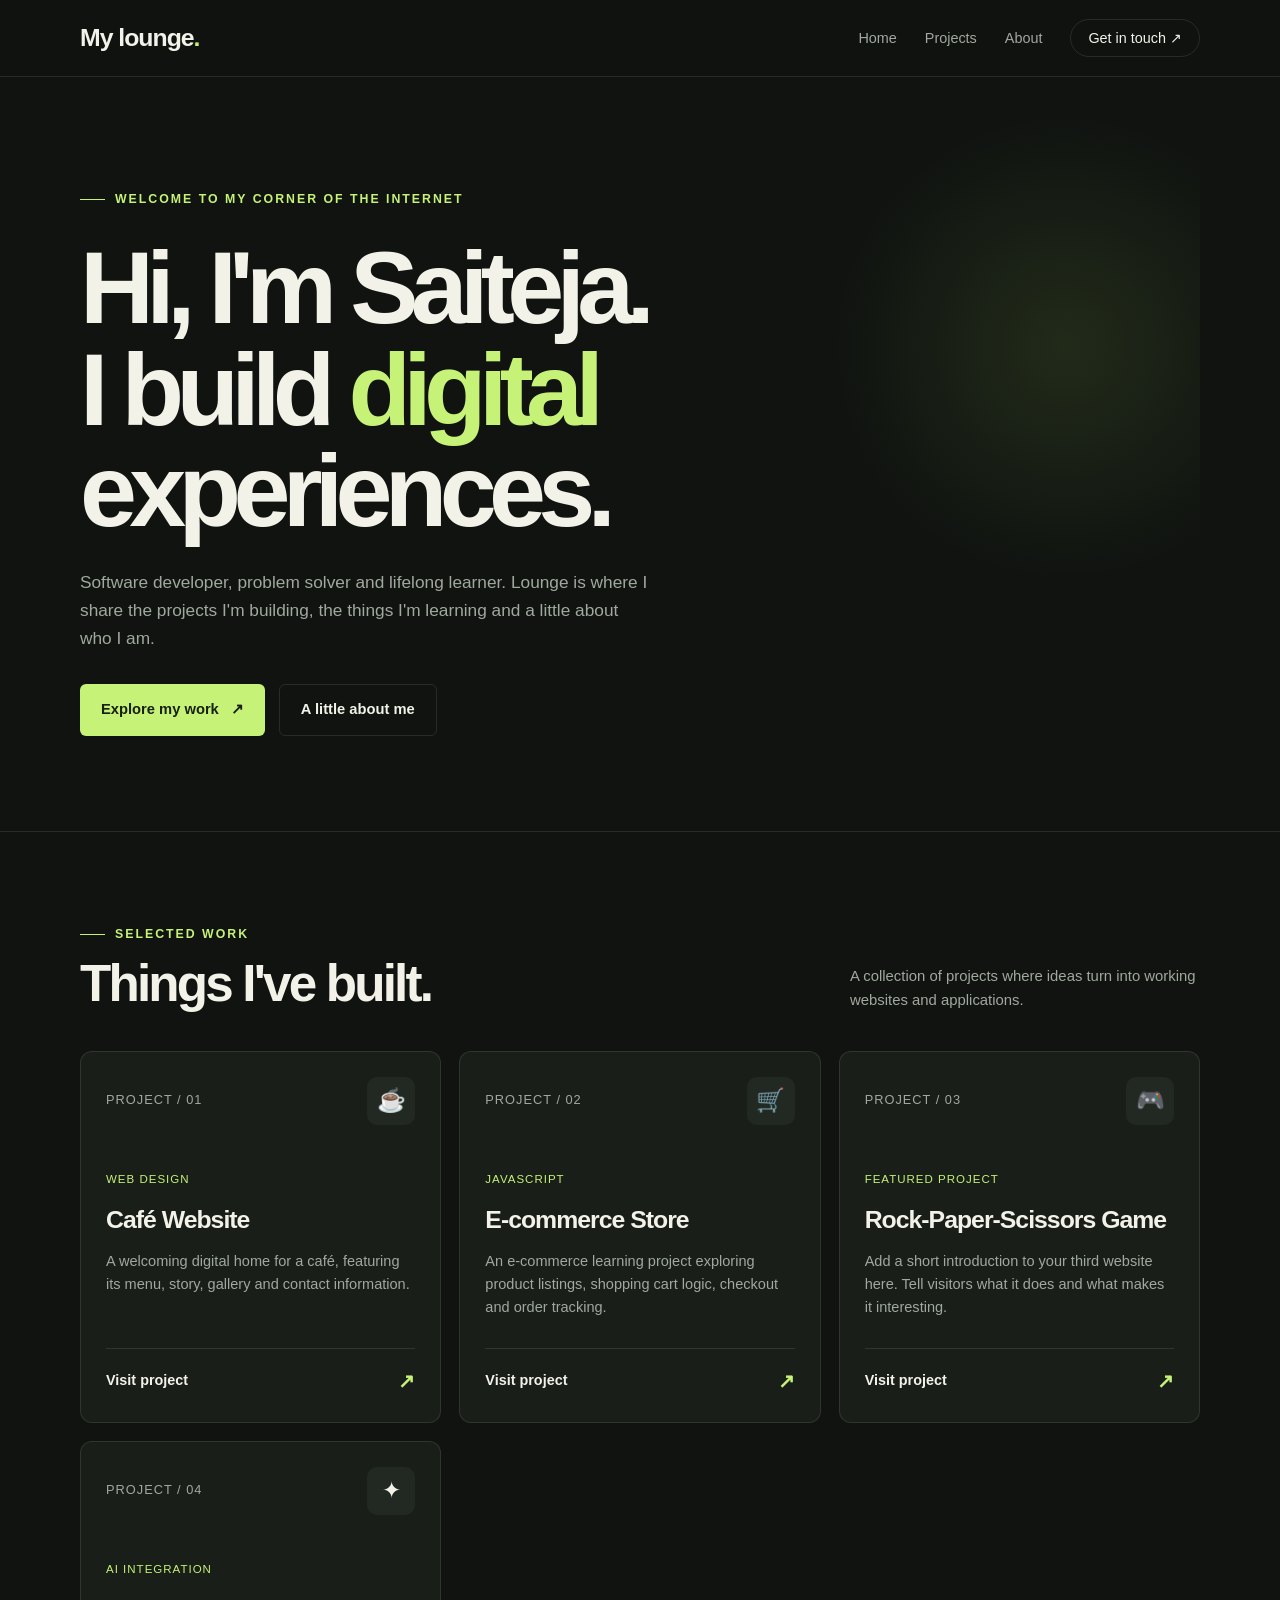
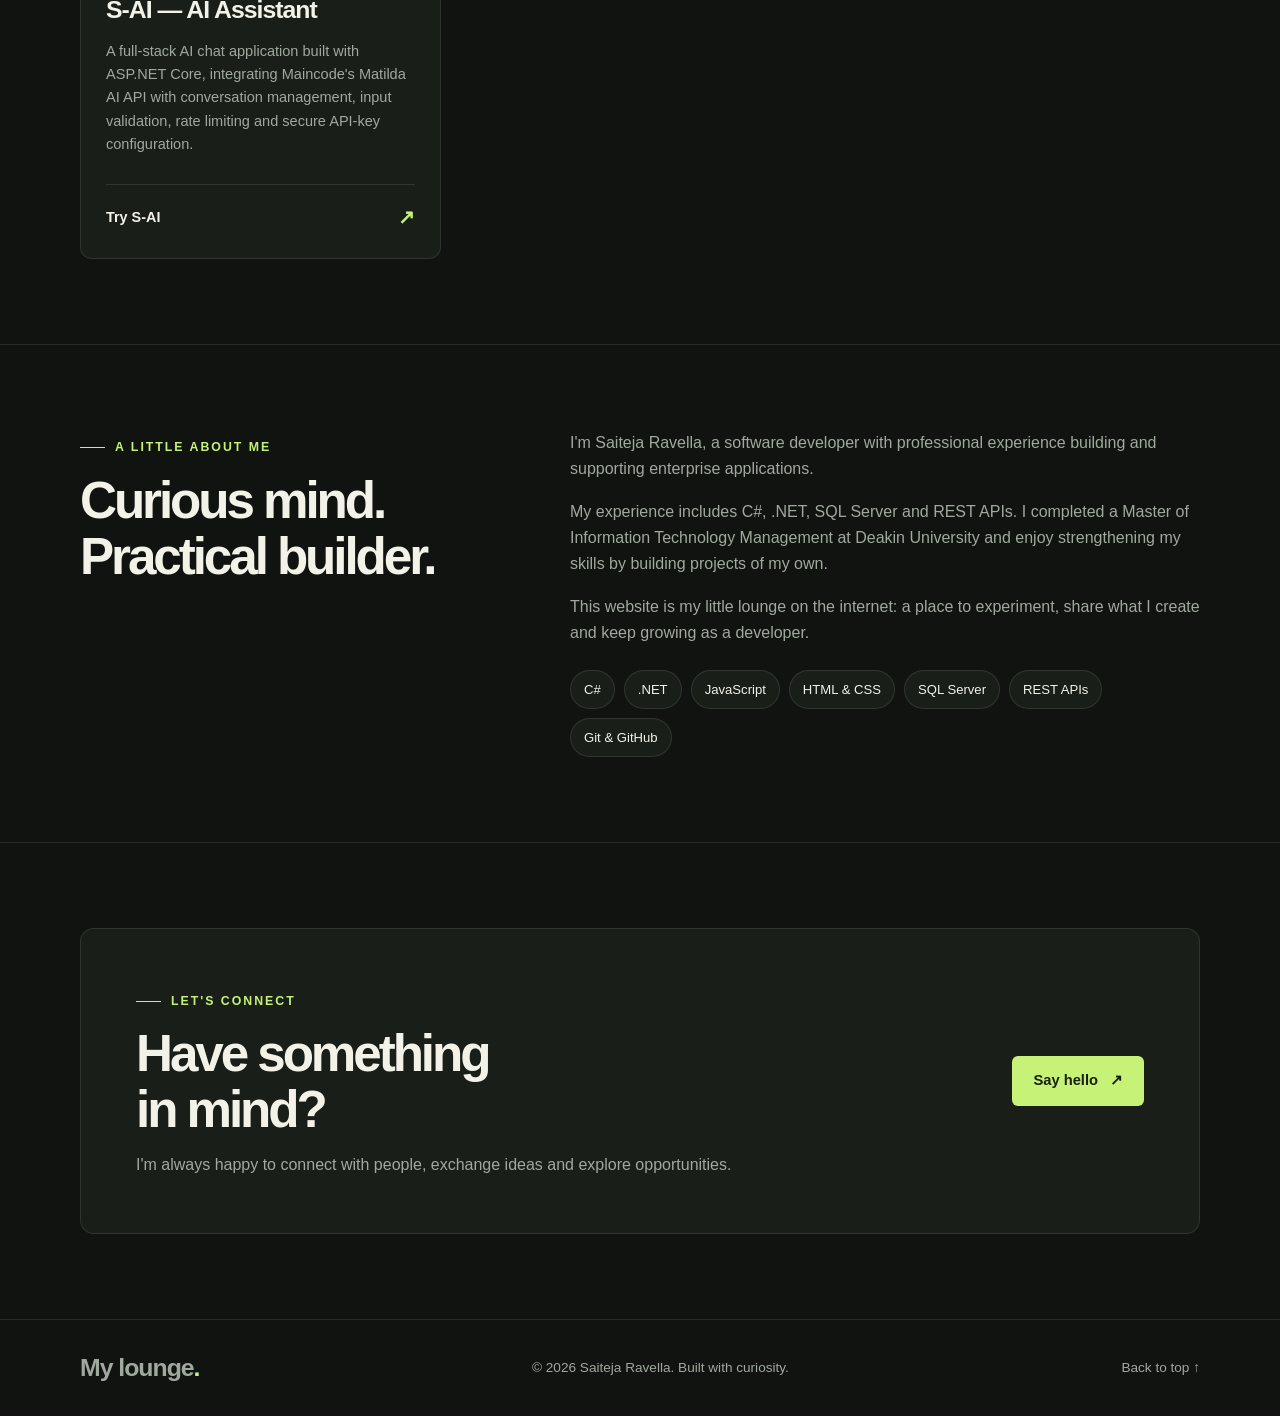
<file: index.html>
<!DOCTYPE html>
<html lang="en">

<head>

    <!-- Google Tag Manager -->
    <script>
        (function (w, d, s, l, i) {
            w[l] = w[l] || []; w[l].push({
                'gtm.start':
                    new Date().getTime(), event: 'gtm.js'
            }); var f = d.getElementsByTagName(s)[0],
                j = d.createElement(s), dl = l != 'dataLayer' ? '&l=' + l : ''; j.async = true; j.src =
                    'https://www.googletagmanager.com/gtm.js?id=' + i + dl; f.parentNode.insertBefore(j, f);
        })(window, document, 'script', 'dataLayer', 'GTM-5S26W84Z');
    </script>
    <!-- End Google Tag Manager -->

    <meta charset="UTF-8">
    <meta name="viewport" content="width=device-width, initial-scale=1.0">
    <meta name="description"
        content="Welcome to My Lounge — the personal portfolio of Saiteja Ravella, a software developer showcasing projects, skills and experience.">
    <link rel="stylesheet" href="index.css">
    <title>MyLounge — Saiteja Ravella</title>


</head>

<body>

    <!-- Google Tag Manager (noscript) -->
    <noscript>
        <iframe src="https://www.googletagmanager.com/ns.html?id=GTM-5S26W84Z" height="0" width="0"
            style="display:none;visibility:hidden"></iframe>
    </noscript>
    <!-- End Google Tag Manager (noscript) -->


    <!-- Navigation -->
    <header>
        <nav class="container">
            <a class="logo" href="#home">My lounge<span>.</span></a>

            <ul class="nav-links">
                <li><a href="#home">Home</a></li>
                <li><a href="#projects">Projects</a></li>
                <li><a href="#about">About</a></li>
                <li><a class="nav-cta" href="#contact">Get in touch ↗</a></li>
            </ul>
        </nav>
    </header>

    <main>

        <!-- Hero -->
        <section class="hero container" id="home">
            <div>
                <div class="eyebrow">Welcome to my corner of the internet</div>

                <h1>
                    Hi, I'm Saiteja.<br>
                    I build <span>digital</span><br>
                    experiences.
                </h1>

                <p class="hero-description">
                    Software developer, problem solver and lifelong learner.
                    Lounge is where I share the projects I'm building,
                    the things I'm learning and a little about who I am.
                </p>

                <div class="hero-actions">
                    <a class="button button-primary" href="#projects">
                        Explore my work <span>↗</span>
                    </a>

                    <a class="button button-secondary" href="#about">
                        A little about me
                    </a>
                </div>
            </div>
        </section>

        <!-- Projects -->
        <section class="section" id="projects">
            <div class="container">

                <div class="section-heading">
                    <div>
                        <div class="eyebrow">Selected work</div>
                        <h2>Things I've built.</h2>
                    </div>

                    <p>
                        A collection of projects where ideas turn into
                        working websites and applications.
                    </p>
                </div>

                <div class="project-grid">

                    <!-- Project 1 -->
                    <a class="project-card" href="/cafe-project/index.html">
                        <div class="project-top">
                            <span class="project-number">PROJECT / 01</span>
                            <span class="project-icon">☕</span>
                        </div>

                        <span class="tag">Web design</span>
                        <h3>Café Website</h3>

                        <p>
                            A welcoming digital home for a café, featuring
                            its menu, story, gallery and contact information.
                        </p>

                        <div class="project-link">
                            <span>Visit project</span>
                            <span>↗</span>
                        </div>
                    </a>

                    <!-- Project 2 -->
                    <a class="project-card" href="/javascript-amazon-project/amazon.html">
                        <div class="project-top">
                            <span class="project-number">PROJECT / 02</span>
                            <span class="project-icon">🛒</span>
                        </div>

                        <span class="tag">JavaScript</span>
                        <h3>E-commerce Store</h3>

                        <p>
                            An e-commerce learning project exploring product
                            listings, shopping cart logic, checkout and
                            order tracking.
                        </p>

                        <div class="project-link">
                            <span>Visit project</span>
                            <span>↗</span>
                        </div>
                    </a>

                    <!-- Project 3: Replace the URL and content -->
                    <a class="project-card" href="/Rock-Paper-Scissors Game/game.html">
                        <div class="project-top">
                            <span class="project-number">PROJECT / 03</span>
                            <span class="project-icon">🎮</span>
                        </div>

                        <span class="tag">Featured project</span>
                        <h3>Rock-Paper-Scissors Game</h3>

                        <p>
                            Add a short introduction to your third website
                            here. Tell visitors what it does and what makes
                            it interesting.
                        </p>

                        <div class="project-link">
                            <span>Visit project</span>
                            <span>↗</span>
                        </div>
                    </a>

                    <!-- Project 4: S-AI -->
                    <a class="project-card" href="https://saitejar.com/matildaAIproject/" target="_blank"
                        rel="noopener noreferrer">

                        <div class="project-top">
                            <span class="project-number">PROJECT / 04</span>
                            <span class="project-icon">✦</span>
                        </div>

                        <span class="tag">AI Integration</span>
                        <h3>S-AI — AI Assistant</h3>

                        <p>
                            A full-stack AI chat application built with ASP.NET Core,
                            integrating Maincode's Matilda AI API with conversation
                            management, input validation, rate limiting and secure
                            API-key configuration.
                        </p>

                        <div class="project-link">
                            <span>Try S-AI</span>
                            <span>↗</span>
                        </div>
                    </a>

                </div>
            </div>
        </section>

        <!-- About -->
        <section class="section" id="about">
            <div class="container about-grid">

                <div>
                    <div class="eyebrow">A little about me</div>
                    <h2 class="about-title">
                        Curious mind.<br>
                        Practical builder.
                    </h2>
                </div>

                <div class="about-copy">
                    <p>
                        I'm Saiteja Ravella, a software developer with
                        professional experience building and supporting
                        enterprise applications.
                    </p>

                    <p>
                        My experience includes C#, .NET, SQL Server and
                        REST APIs. I completed a Master of Information
                        Technology Management at Deakin University and
                        enjoy strengthening my skills by building projects
                        of my own.
                    </p>

                    <p>
                        This website is my little lounge on the internet:
                        a place to experiment, share what I create and
                        keep growing as a developer.
                    </p>

                    <div class="skills">
                        <span>C#</span>
                        <span>.NET</span>
                        <span>JavaScript</span>
                        <span>HTML & CSS</span>
                        <span>SQL Server</span>
                        <span>REST APIs</span>
                        <span>Git & GitHub</span>
                    </div>
                </div>

            </div>
        </section>

        <!-- Contact -->
        <section class="section" id="contact">
            <div class="container">
                <div class="contact-box">
                    <div>
                        <div class="eyebrow">Let's connect</div>
                        <h2>Have something<br>in mind?</h2>
                        <p>
                            I'm always happy to connect with people,
                            exchange ideas and explore opportunities.
                        </p>
                    </div>

                    <!-- Replace with your real email address -->
                    <a class="button button-primary" href="mailto:ravella.nani123@gmail.com">
                        Say hello <span>↗</span>
                    </a>
                </div>
            </div>
        </section>

    </main>

    <!-- Footer -->
    <footer>
        <div class="container footer-inner">
            <a class="logo" href="#home">My lounge<span>.</span></a>

            <p>
                © <span id="year"></span> Saiteja Ravella.
                Built with curiosity.
            </p>

            <a href="#home">Back to top ↑</a>
        </div>
    </footer>

    <script>
        document.getElementById("year").textContent =
            new Date().getFullYear();
    </script>

</body>

</html>
</file>
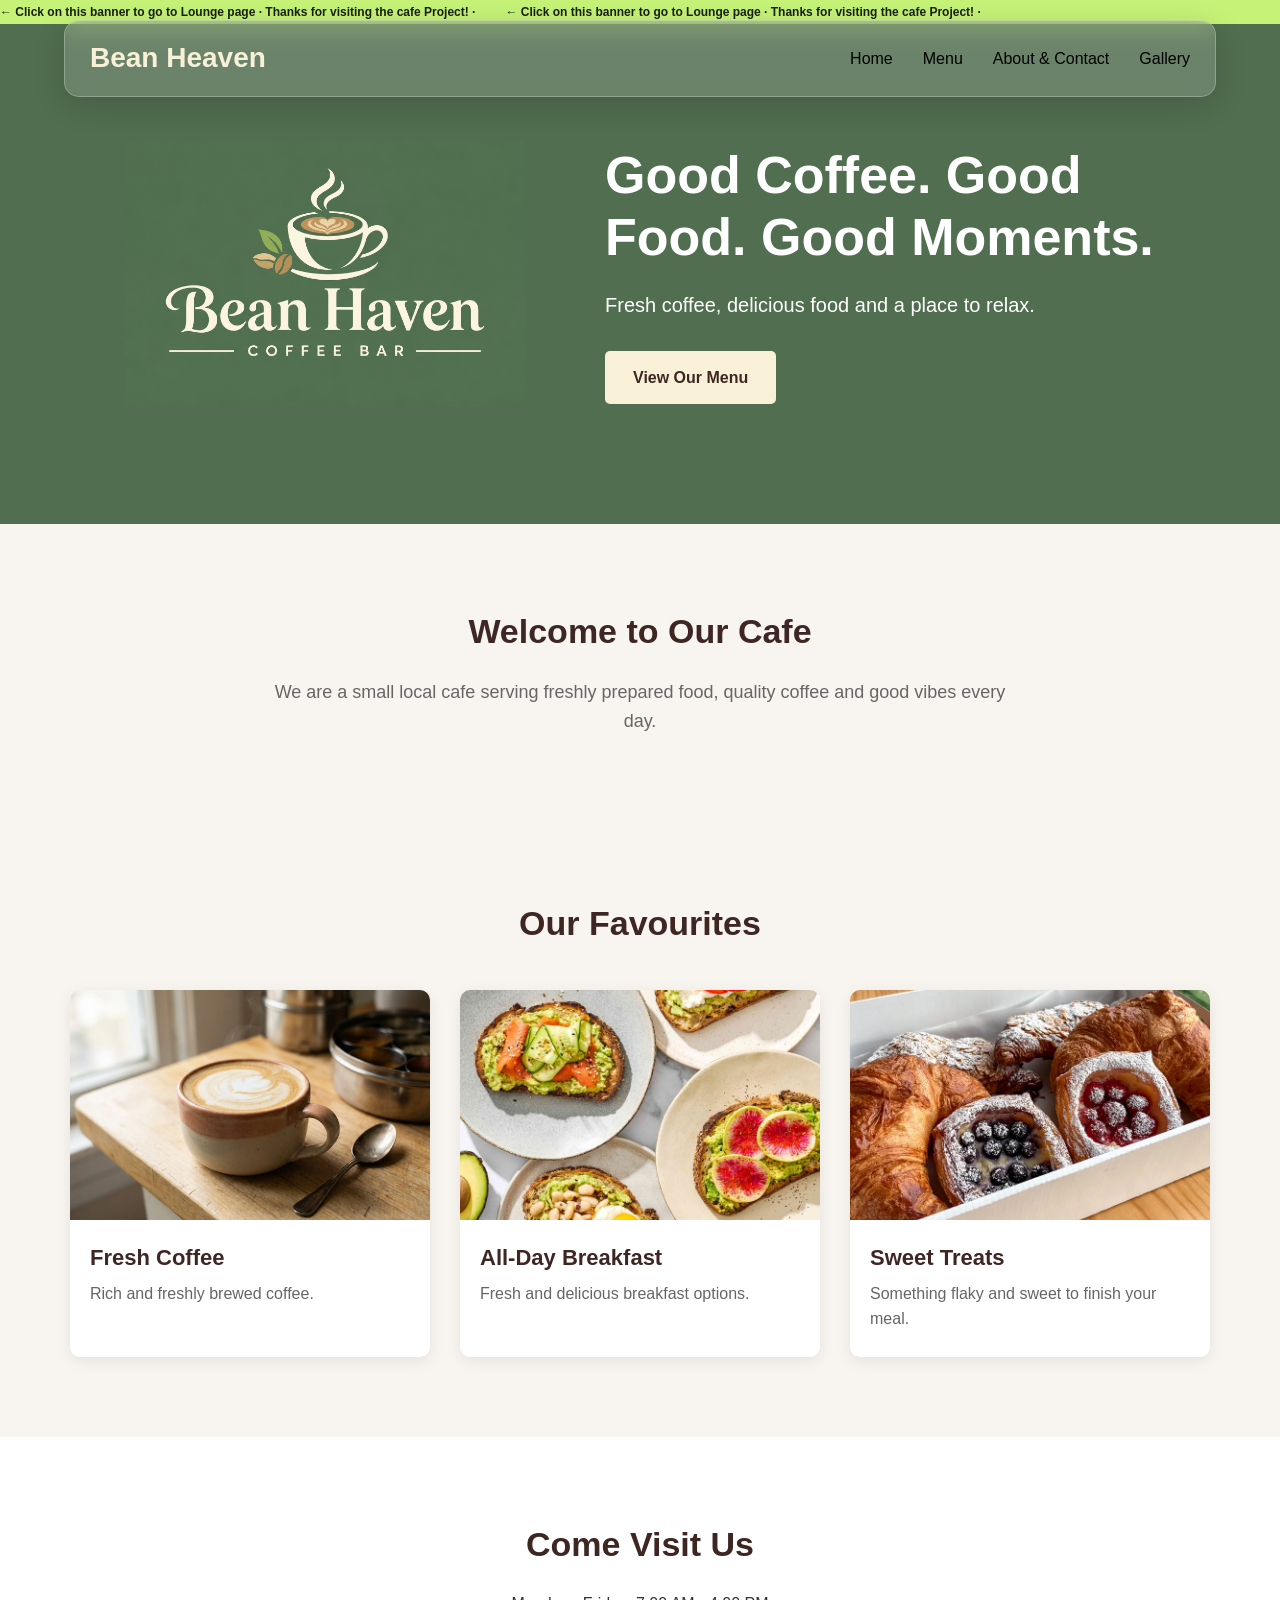
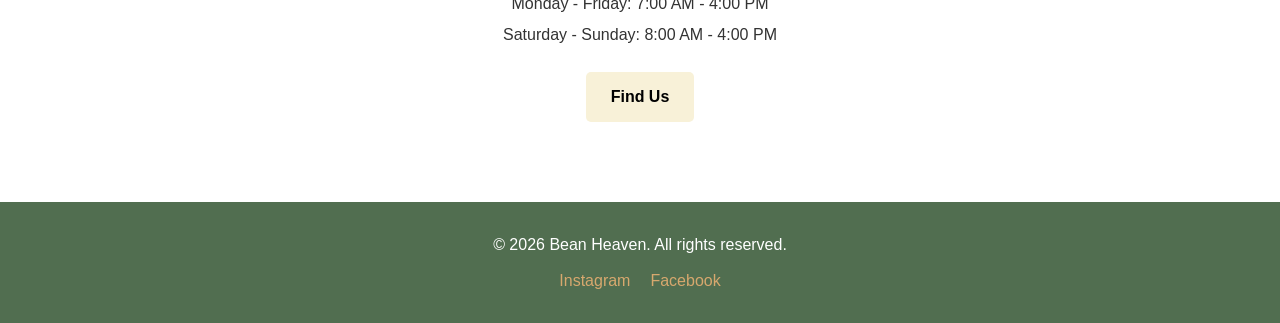
<file: cafe-project/index.html>
<!DOCTYPE html>
<html lang="en">

<head>
    <!-- Google Tag Manager -->
    <script>
        (function (w, d, s, l, i) {
            w[l] = w[l] || []; w[l].push({
                'gtm.start':
                    new Date().getTime(), event: 'gtm.js'
            }); var f = d.getElementsByTagName(s)[0],
                j = d.createElement(s), dl = l != 'dataLayer' ? '&l=' + l : ''; j.async = true; j.src =
                    'https://www.googletagmanager.com/gtm.js?id=' + i + dl; f.parentNode.insertBefore(j, f);
        })(window, document, 'script', 'dataLayer', 'GTM-5S26W84Z');
    </script>
    <!-- End Google Tag Manager -->
    <meta charset="UTF-8">
    <meta name="viewport" content="width=device-width, initial-scale=1.0">
    <title>Our Cafe | Home</title>
    <link rel="stylesheet" href="styles/style.css">
</head>

<body>
    <!-- Google Tag Manager (noscript) -->
    <noscript>
        <iframe src="https://www.googletagmanager.com/ns.html?id=GTM-5S26W84Z" height="0" width="0"
            style="display:none;visibility:hidden"></iframe>
    </noscript>
    <!-- End Google Tag Manager (noscript) -->
    <a href="/" class="lounge-banner" aria-label="Return to Lounge homepage">
        <span class="banner-track">
            <span>
                ← Click on this banner to go to Lounge page ·
                Thanks for visiting the cafe Project! ·
            </span>
            <span aria-hidden="true">
                ← Click on this banner to go to Lounge page ·
                Thanks for visiting the cafe Project! ·
            </span>
        </span>
    </a>
    <!-- Header / Navigation -->
    <header>
        <nav class="navbar">

            <div class="logo">
                <a href="index.html">Bean Heaven</a>
            </div>

            <button class="menu-toggle" aria-label="Open navigation menu" aria-expanded="false"
                aria-controls="nav-links">
                <span></span>
                <span></span>
                <span></span>
            </button>

            <ul class="nav-links" id="nav-links">
                <li><a href="index.html">Home</a></li>
                <li><a href="menu.html">Menu</a></li>
                <li><a href="about.html">About & Contact</a></li>
                <li><a href="gallery.html">Gallery</a></li>
            </ul>

        </nav>
    </header>


    <main>

        <!-- Hero Section -->
        <section class="hero">

            <!-- Logo -->
            <div class="hero-logo">
                <img src="images/logo.png" alt="Cafe logo">
            </div>

            <!-- Content -->
            <div class="hero-content">
                <h1>Good Coffee. Good Food. Good Moments.</h1>

                <p>
                    Fresh coffee, delicious food and a place to relax.
                </p>

                <a href="menu.html">View Our Menu</a>
            </div>

        </section>


        <!-- Introduction -->
        <section class="intro">
            <h2>Welcome to Our Cafe</h2>

            <p>
                We are a small local cafe serving freshly prepared food,
                quality coffee and good vibes every day.
            </p>
        </section>


        <!-- Featured Items -->
        <section class="featured">
            <h2>Our Favourites</h2>

            <div class="featured-items">

                <article>
                    <img src="images/coffee.webp" alt="Freshly brewed coffee">
                    <h3>Fresh Coffee</h3>
                    <p>Rich and freshly brewed coffee.</p>
                </article>

                <article>
                    <img src="images/brekky.jpg" alt="Cafe breakfast">
                    <h3>All-Day Breakfast</h3>
                    <p>Fresh and delicious breakfast options.</p>
                </article>

                <article>
                    <img src="images/pastry.webp" alt="Cafe dessert">
                    <h3>Sweet Treats</h3>
                    <p>Something flaky and sweet to finish your meal.</p>
                </article>

            </div>
        </section>


        <!-- Opening Hours -->
        <section class="opening-hours">
            <h2>Come Visit Us</h2>

            <p>Monday - Friday: 7:00 AM - 4:00 PM</p>
            <p>Saturday - Sunday: 8:00 AM - 4:00 PM</p>

            <a href="about.html#find-us">Find Us</a>
        </section>

    </main>


    <!-- Footer -->
    <footer>
        <p>&copy; 2026 Bean Heaven. All rights reserved.</p>

        <div>
            <a href="#">Instagram</a>
            <a href="#">Facebook</a>
        </div>
    </footer>

    <script src="scripts/navigation.js"></script>


</body>

</html>
</file>
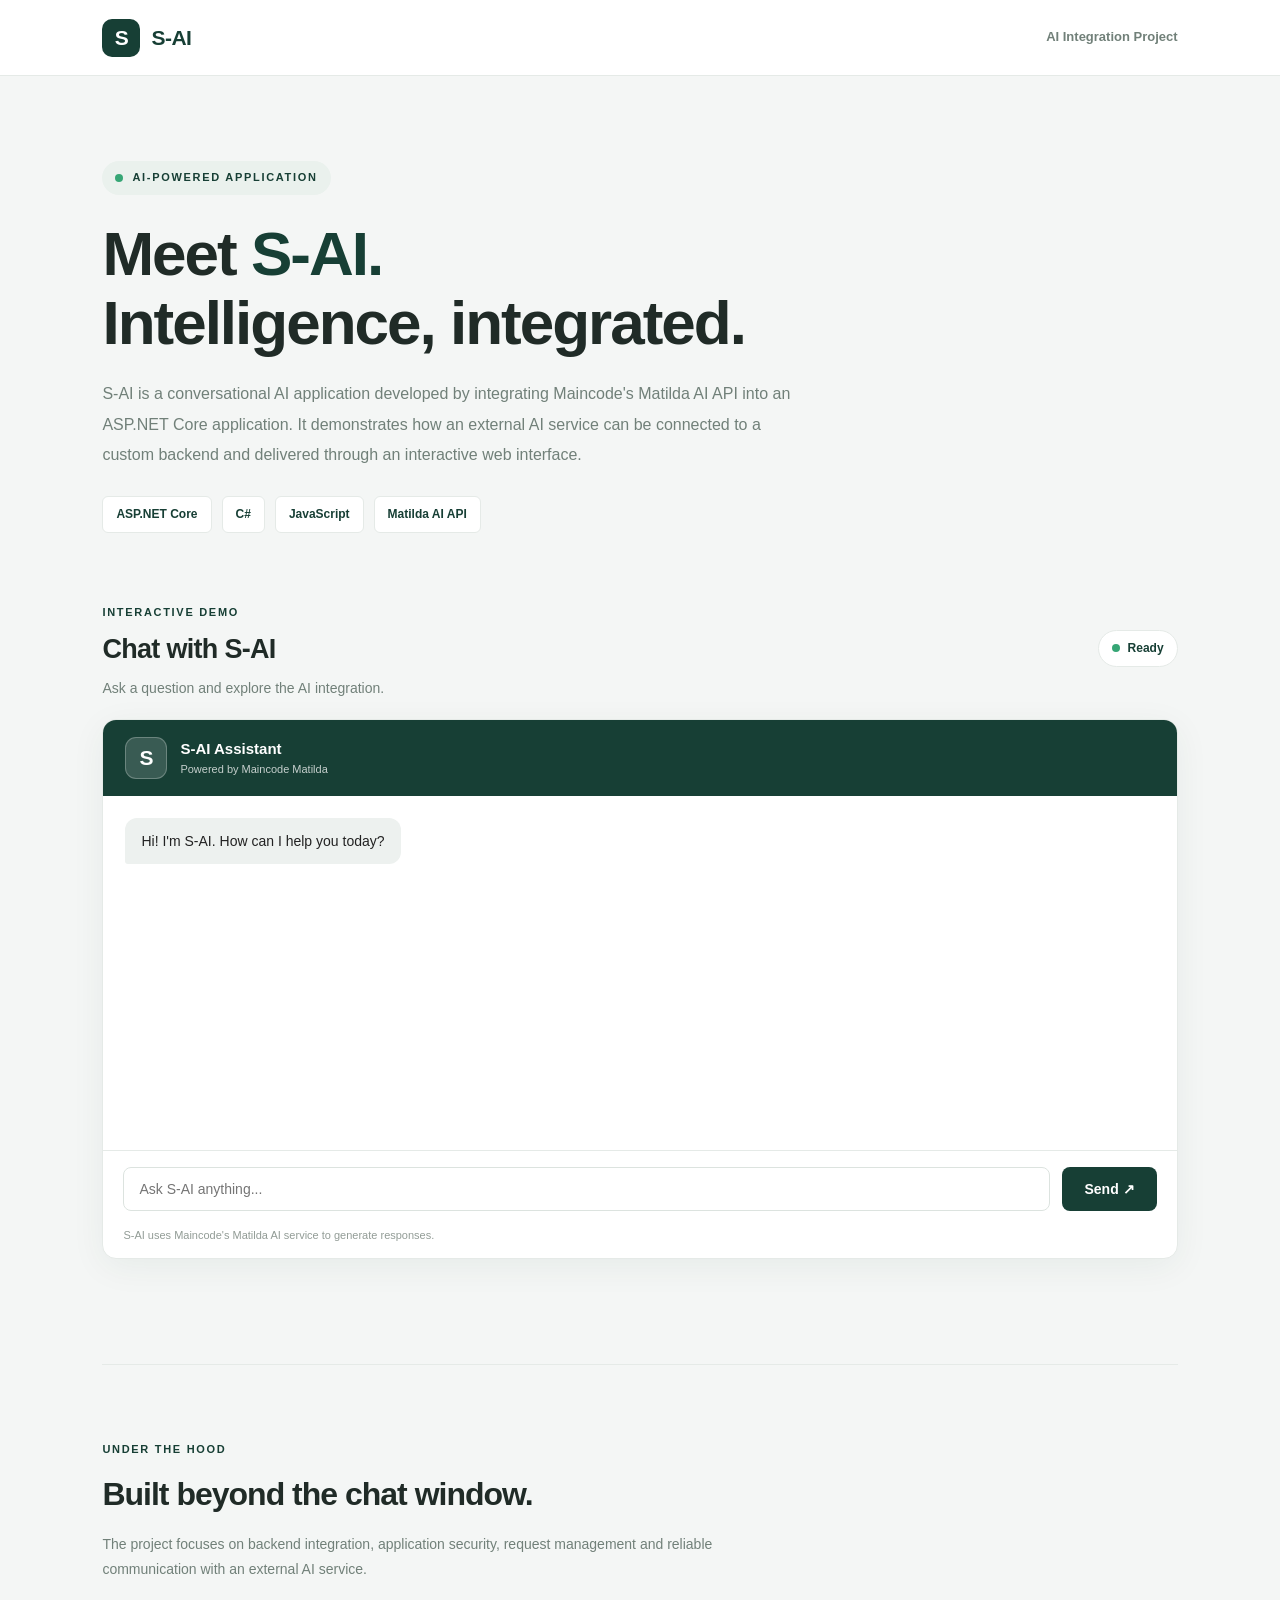
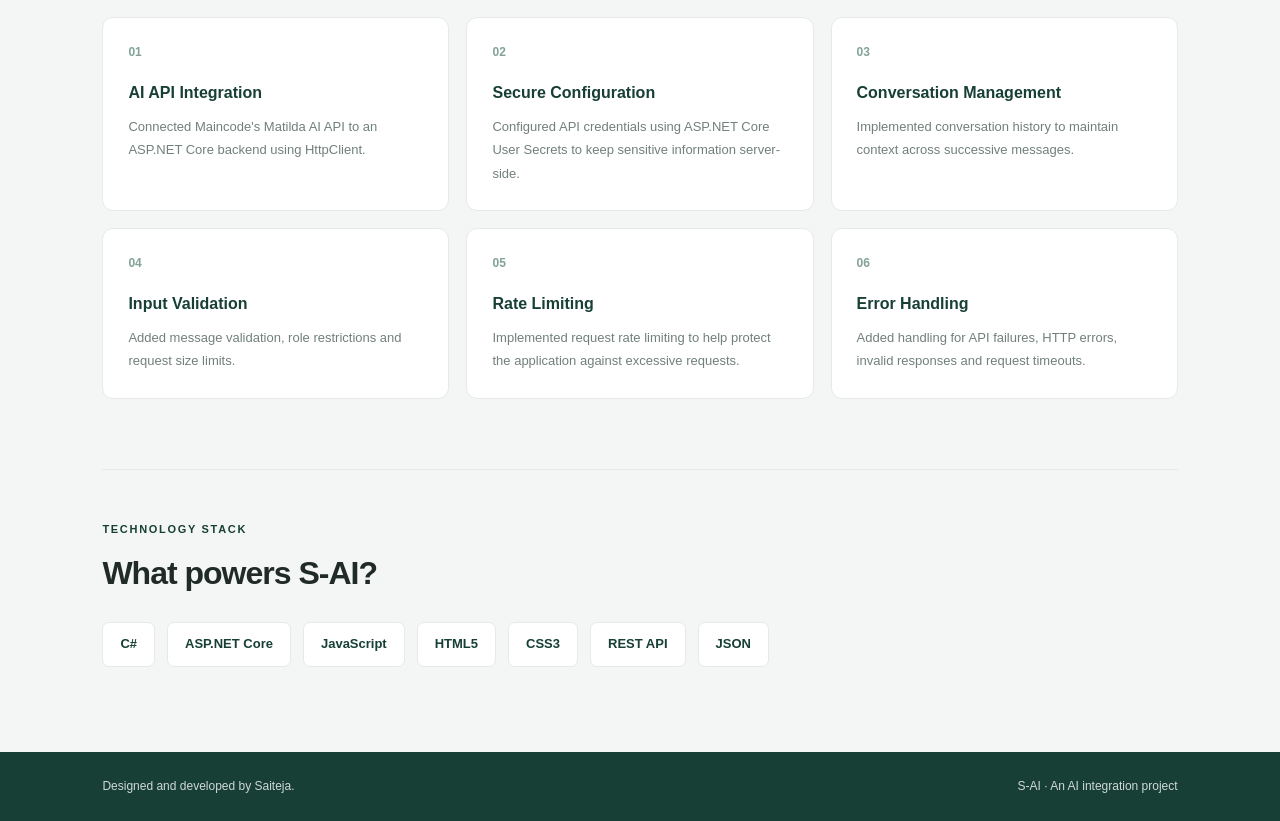
<file: matildaAIproject/index.html>
<!DOCTYPE html>
<html lang="en">

<head>
    <meta charset="UTF-8">
    <meta name="viewport" content="width=device-width, initial-scale=1.0">

    <meta name="description"
        content="S-AI is an AI conversational assistant built by integrating Maincode's Matilda AI API into an ASP.NET Core application.">

    <title>S-AI | AI Assistant</title>

    <link rel="stylesheet" href="style.css">
</head>

<body>

    <!-- Navigation -->
    <nav class="navbar">
        <a href="#" class="brand">
            <span class="brand-icon">S</span>
            <span>S-AI</span>
        </a>

        <span class="nav-label">AI Integration Project</span>
    </nav>


    <!-- Main Content -->
    <main class="main-container">

        <!-- Hero Section -->
        <section class="hero-section">

            <div class="eyebrow">
                <span class="status-dot"></span>
                AI-POWERED APPLICATION
            </div>

            <h1>
                Meet <span class="highlight">S-AI.</span>
                <br>
                Intelligence, integrated.
            </h1>

            <p class="hero-description">
                S-AI is a conversational AI application developed by integrating
                Maincode's Matilda AI API into an ASP.NET Core application.

                It demonstrates how an external AI service can be connected
                to a custom backend and delivered through an interactive web interface.
            </p>

            <div class="technology-tags">
                <span>ASP.NET Core</span>
                <span>C#</span>
                <span>JavaScript</span>
                <span>Matilda AI API</span>
            </div>

        </section>


        <!-- Chat Section -->
        <section class="chat-section" id="chat">

            <div class="chat-section-header">
                <div>
                    <span class="section-label">INTERACTIVE DEMO</span>
                    <h2>Chat with S-AI</h2>
                    <p>Ask a question and explore the AI integration.</p>
                </div>

                <div class="online-status">
                    <span class="status-dot"></span>
                    Ready
                </div>
            </div>


            <!-- Existing chat interface -->
            <div class="chat-container">

                <header class="chat-header">
                    <div class="assistant-avatar">S</div>

                    <div class="assistant-info">
                        <h3>S-AI Assistant</h3>
                        <p>Powered by Maincode Matilda</p>
                    </div>
                </header>


                <main id="chat-messages" class="chat-messages">

                    <div class="message assistant-message">
                        Hi! I'm S-AI. How can I help you today?
                    </div>

                </main>


                <form id="chat-form" class="chat-input-area">

                    <input
                        type="text"
                        id="user-input"
                        placeholder="Ask S-AI anything..."
                        autocomplete="off"
                        required
                    >

                    <button type="submit">Send ↗</button>

                </form>

                <p class="chat-disclaimer">
                    S-AI uses Maincode's Matilda AI service to generate responses.
                </p>

            </div>

        </section>


        <!-- Development Highlights -->
        <section class="highlights-section">

            <div class="section-heading">
                <span class="section-label">UNDER THE HOOD</span>
                <h2>Built beyond the chat window.</h2>
                <p>
                    The project focuses on backend integration, application
                    security, request management and reliable communication
                    with an external AI service.
                </p>
            </div>


            <div class="highlights-grid">

                <article class="highlight-card">
                    <div class="card-number">01</div>
                    <h3>AI API Integration</h3>
                    <p>
                        Connected Maincode's Matilda AI API to an ASP.NET Core
                        backend using HttpClient.
                    </p>
                </article>


                <article class="highlight-card">
                    <div class="card-number">02</div>
                    <h3>Secure Configuration</h3>
                    <p>
                        Configured API credentials using ASP.NET Core
                        User Secrets to keep sensitive information server-side.
                    </p>
                </article>


                <article class="highlight-card">
                    <div class="card-number">03</div>
                    <h3>Conversation Management</h3>
                    <p>
                        Implemented conversation history to maintain context
                        across successive messages.
                    </p>
                </article>


                <article class="highlight-card">
                    <div class="card-number">04</div>
                    <h3>Input Validation</h3>
                    <p>
                        Added message validation, role restrictions and
                        request size limits.
                    </p>
                </article>


                <article class="highlight-card">
                    <div class="card-number">05</div>
                    <h3>Rate Limiting</h3>
                    <p>
                        Implemented request rate limiting to help protect
                        the application against excessive requests.
                    </p>
                </article>


                <article class="highlight-card">
                    <div class="card-number">06</div>
                    <h3>Error Handling</h3>
                    <p>
                        Added handling for API failures, HTTP errors,
                        invalid responses and request timeouts.
                    </p>
                </article>

            </div>

        </section>


        <!-- Technology Stack -->
        <section class="stack-section">

            <span class="section-label">TECHNOLOGY STACK</span>
            <h2>What powers S-AI?</h2>

            <div class="stack-list">
                <span>C#</span>
                <span>ASP.NET Core</span>
                <span>JavaScript</span>
                <span>HTML5</span>
                <span>CSS3</span>
                <span>REST API</span>
                <span>JSON</span>
            </div>

        </section>

    </main>


    <!-- Footer -->
    <footer class="footer">
        <p>Designed and developed by Saiteja.</p>
        <p>S-AI · An AI integration project</p>
    </footer>


    <script src="script.js"></script>

</body>
</html>
</file>
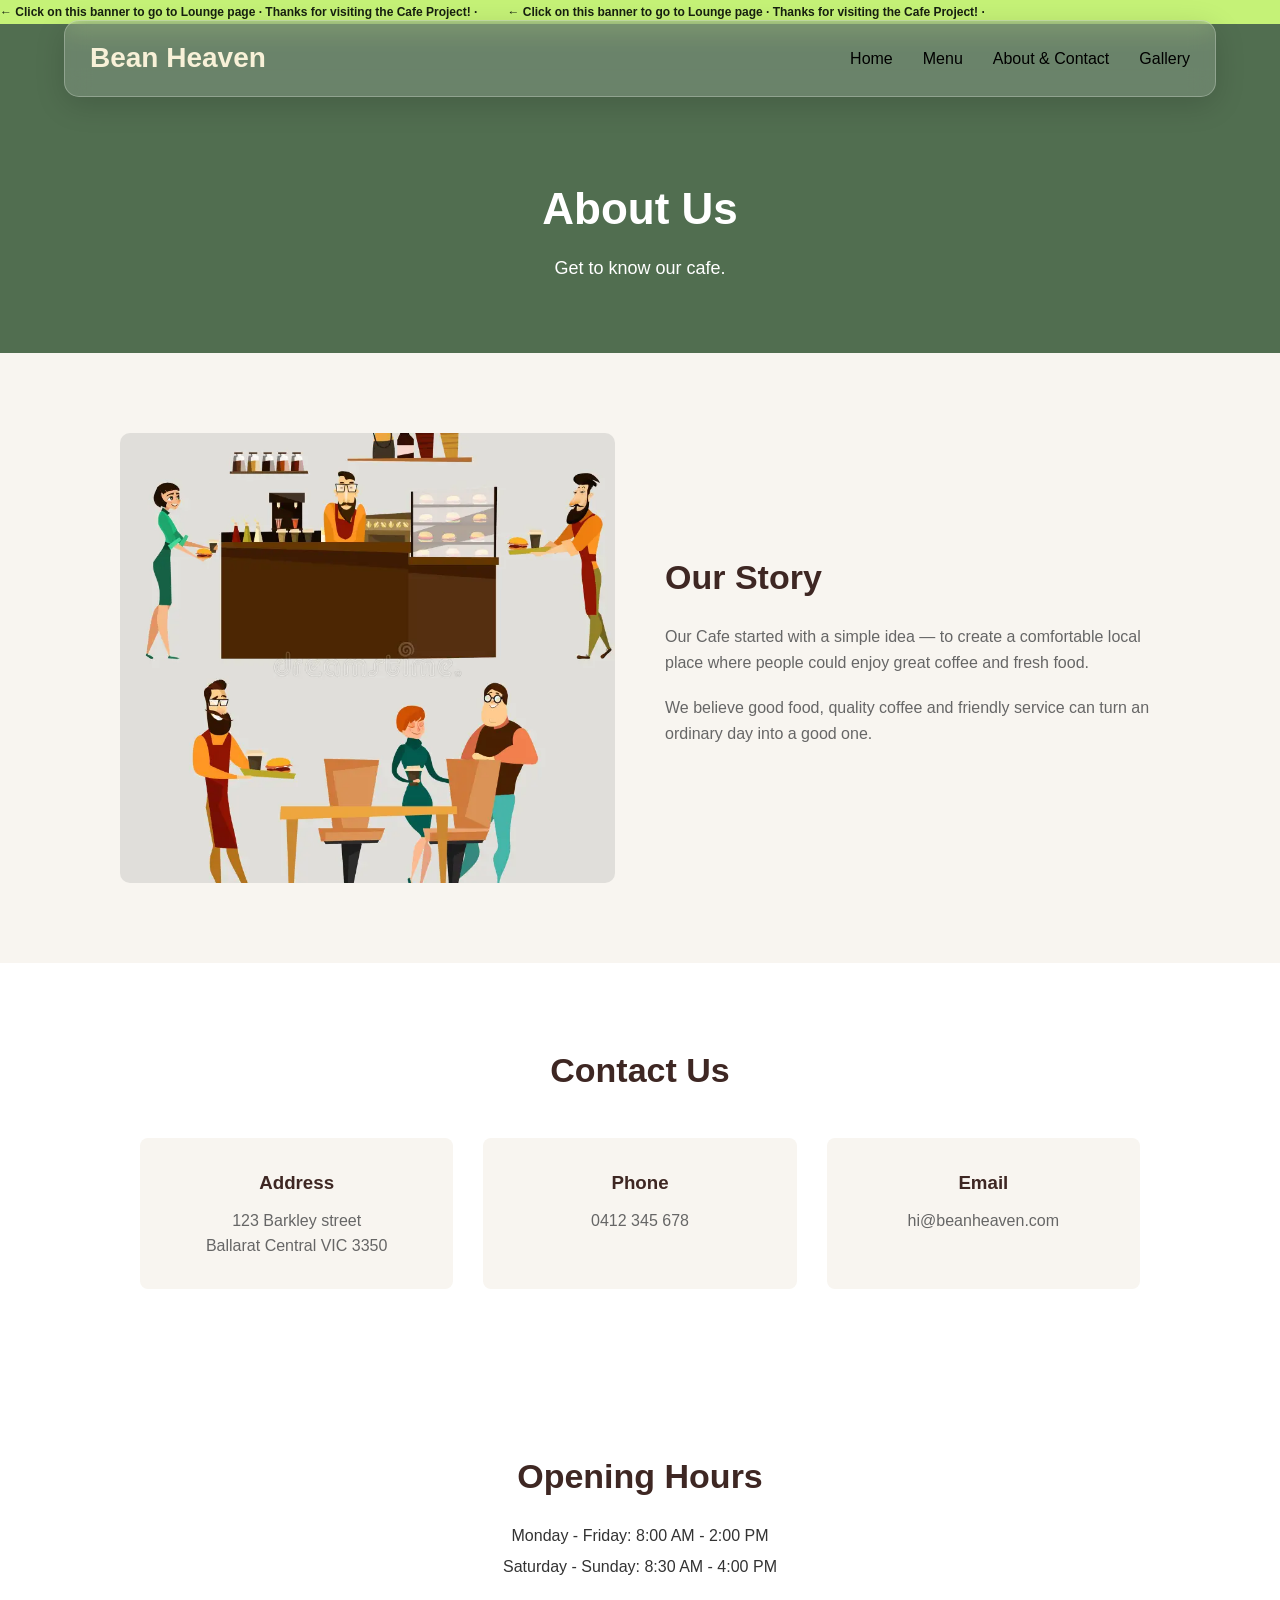
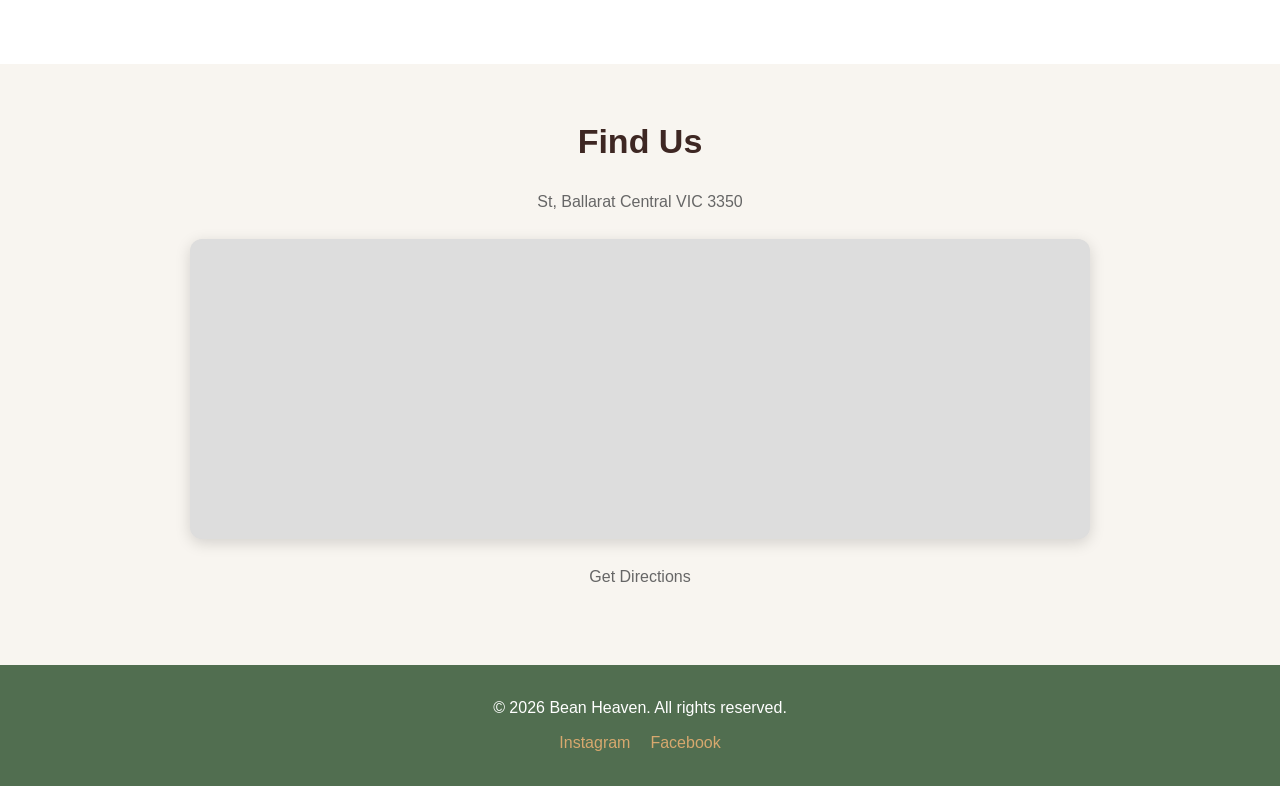
<file: cafe-project/about.html>
<!DOCTYPE html>
<html lang="en">

<head>
    <meta charset="UTF-8">
    <meta name="viewport" content="width=device-width, initial-scale=1.0">
    <title>Our Cafe | About & Contact</title>
    <link rel="stylesheet" href="styles/style.css">
</head>

<body>
    <a href="/" class="lounge-banner" aria-label="Return to Lounge homepage">
        <span class="banner-track">
            <span>
                ← Click on this banner to go to Lounge page ·
                Thanks for visiting the Cafe Project! ·
            </span>
            <span aria-hidden="true">
                ← Click on this banner to go to Lounge page ·
                Thanks for visiting the Cafe Project! ·
            </span>
        </span>
    </a>

    <!-- Header -->
    <header>
        <nav class="navbar">

            <div class="logo">
                <a href="index.html">Bean Heaven</a>
            </div>

            <button class="menu-toggle" aria-label="Open navigation menu" aria-expanded="false"
                aria-controls="nav-links">
                <span></span>
                <span></span>
                <span></span>
            </button>

            <ul class="nav-links" id="nav-links">
                <li><a href="index.html">Home</a></li>
                <li><a href="menu.html">Menu</a></li>
                <li><a href="about.html">About & Contact</a></li>
                <li><a href="gallery.html">Gallery</a></li>
            </ul>

        </nav>
    </header>


    <main>

        <!-- Page Heading -->
        <section class="page-header">
            <h1>About Us</h1>
            <p>Get to know our cafe.</p>
        </section>


        <!-- Our Story -->
        <section class="about-story">

            <div class="about-image">
                <img src="images/story.webp" alt="Inside our cafe">
            </div>

            <div class="about-content">
                <h2>Our Story</h2>

                <p>
                    Our Cafe started with a simple idea — to create a
                    comfortable local place where people could enjoy
                    great coffee and fresh food.
                </p>

                <p>
                    We believe good food, quality coffee and friendly
                    service can turn an ordinary day into a good one.
                </p>
            </div>

        </section>


        <!-- Contact -->
        <section class="contact">

            <h2>Contact Us</h2>

            <div class="contact-details">

                <div>
                    <h3>Address</h3>
                    <p>123 Barkley street</p>
                    <p>Ballarat Central VIC 3350</p>
                </div>


                <div>
                    <h3>Phone</h3>
                    <p>0412 345 678</p>
                </div>


                <div>
                    <h3>Email</h3>
                    <p>hi@beanheaven.com</p>
                </div>

            </div>

        </section>


        <!-- Opening Hours -->
        <section class="opening-hours">

            <h2>Opening Hours</h2>

            <p>Monday - Friday: 8:00 AM - 2:00 PM</p>
            <p>Saturday - Sunday: 8:30 AM - 4:00 PM</p>

        </section>


        <!-- Location -->
        <section class="location" id="find-us">

            <h2>Find Us</h2>

            <p>
                St, Ballarat Central VIC 3350
            </p>

            <!-- Google Maps can be embedded here later -->

            <div class="map">
                <iframe
                    src="https://maps.google.com/maps?q=Ballarat%20Railway%20Station%2C%20Ballarat%20VIC%203350&z=16&output=embed"
                    width="100%" height="400" style="border:0;" allowfullscreen loading="lazy">
                </iframe>
            </div>

            <p>
                <a href="https://www.google.com/maps/search/?api=1&query=Ballarat+Railway+Station+Ballarat+VIC+3350"
                    target="_blank" rel="noopener noreferrer">
                    Get Directions
                </a>
            </p>

        </section>

    </main>


    <!-- Footer -->
    <footer>
        <p>&copy; 2026 Bean Heaven. All rights reserved.</p>

        <div>
            <a href="#">Instagram</a>
            <a href="#">Facebook</a>
        </div>
    </footer>
    <script src="scripts/navigation.js"></script>


</body>

</html>
</file>
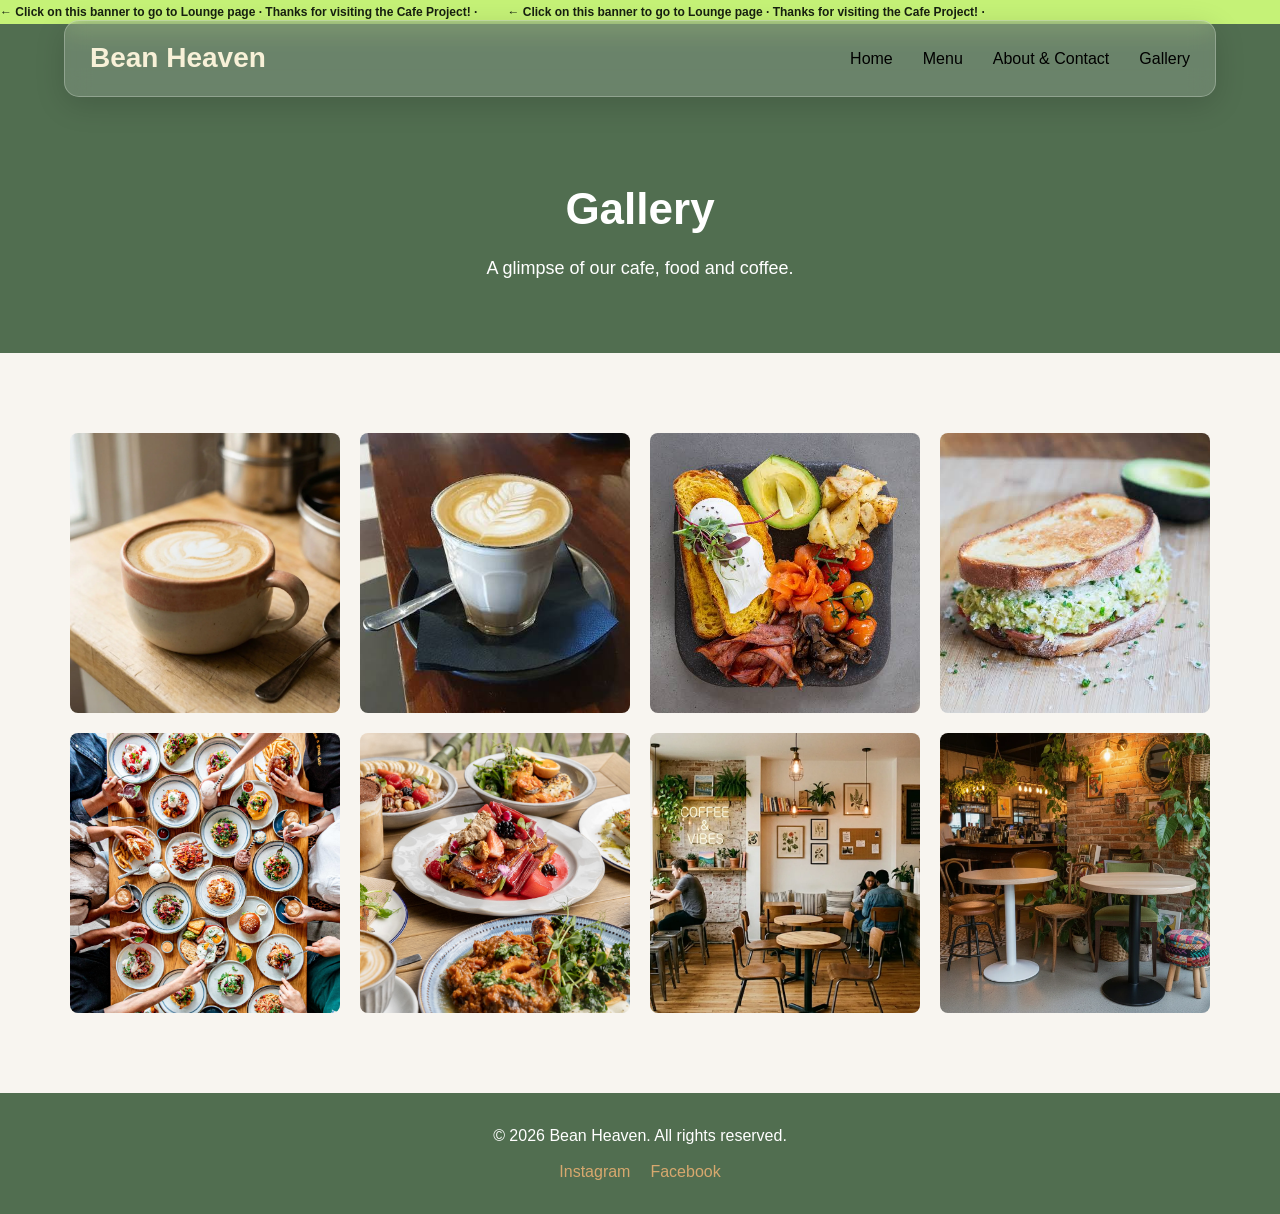
<file: cafe-project/gallery.html>
<!DOCTYPE html>
<html lang="en">

<head>
    <meta charset="UTF-8">
    <meta name="viewport" content="width=device-width, initial-scale=1.0">
    <title>Our Cafe | Gallery</title>
    <link rel="stylesheet" href="styles/style.css">
</head>

<body>
    <a href="/" class="lounge-banner" aria-label="Return to Lounge homepage">
        <span class="banner-track">
            <span>
                ← Click on this banner to go to Lounge page ·
                Thanks for visiting the Cafe Project! ·
            </span>
            <span aria-hidden="true">
                ← Click on this banner to go to Lounge page ·
                Thanks for visiting the Cafe Project! ·
            </span>
        </span>
    </a>

    <!-- Header -->
    <header>
        <nav class="navbar">

            <div class="logo">
                <a href="index.html">Bean Heaven</a>
            </div>

            <button class="menu-toggle" aria-label="Open navigation menu" aria-expanded="false"
                aria-controls="nav-links">
                <span></span>
                <span></span>
                <span></span>
            </button>

            <ul class="nav-links" id="nav-links">
                <li><a href="index.html">Home</a></li>
                <li><a href="menu.html">Menu</a></li>
                <li><a href="about.html">About & Contact</a></li>
                <li><a href="gallery.html">Gallery</a></li>
            </ul>

        </nav>
    </header>


    <main>

        <!-- Page Heading -->
        <section class="page-header">
            <h1>Gallery</h1>
            <p>A glimpse of our cafe, food and coffee.</p>
        </section>


        <!-- Gallery -->
        <section class="gallery">

            <div class="gallery-item">
                <img src="images/coffee.webp" alt="Coffee">
            </div>

            <div class="gallery-item">
                <img src="images/latte.jpg" alt="Latte">
            </div>

            <div class="gallery-item">
                <img src="images/bf1.jpg" alt="Breakfast">
            </div>

            <div class="gallery-item">
                <img src="images/bf2.jpg" alt="Cafe breakfast">
            </div>

            <div class="gallery-item">
                <img src="images/cafefood.jpg" alt="Cafe food">
            </div>

            <div class="gallery-item">
                <img src="images/lunch.jpg" alt="Lunch">
            </div>

            <div class="gallery-item">
                <img src="images/interior.webp" alt="Cafe interior">
            </div>

            <div class="gallery-item">
                <img src="images/seating.webp" alt="Cafe seating">
            </div>

        </section>

    </main>


    <!-- Footer -->
    <footer>
        <p>&copy; 2026 Bean Heaven. All rights reserved.</p>

        <div>
            <a href="#">Instagram</a>
            <a href="#">Facebook</a>
        </div>
    </footer>

    <script src="scripts/navigation.js"></script>


</body>

</html>
</file>
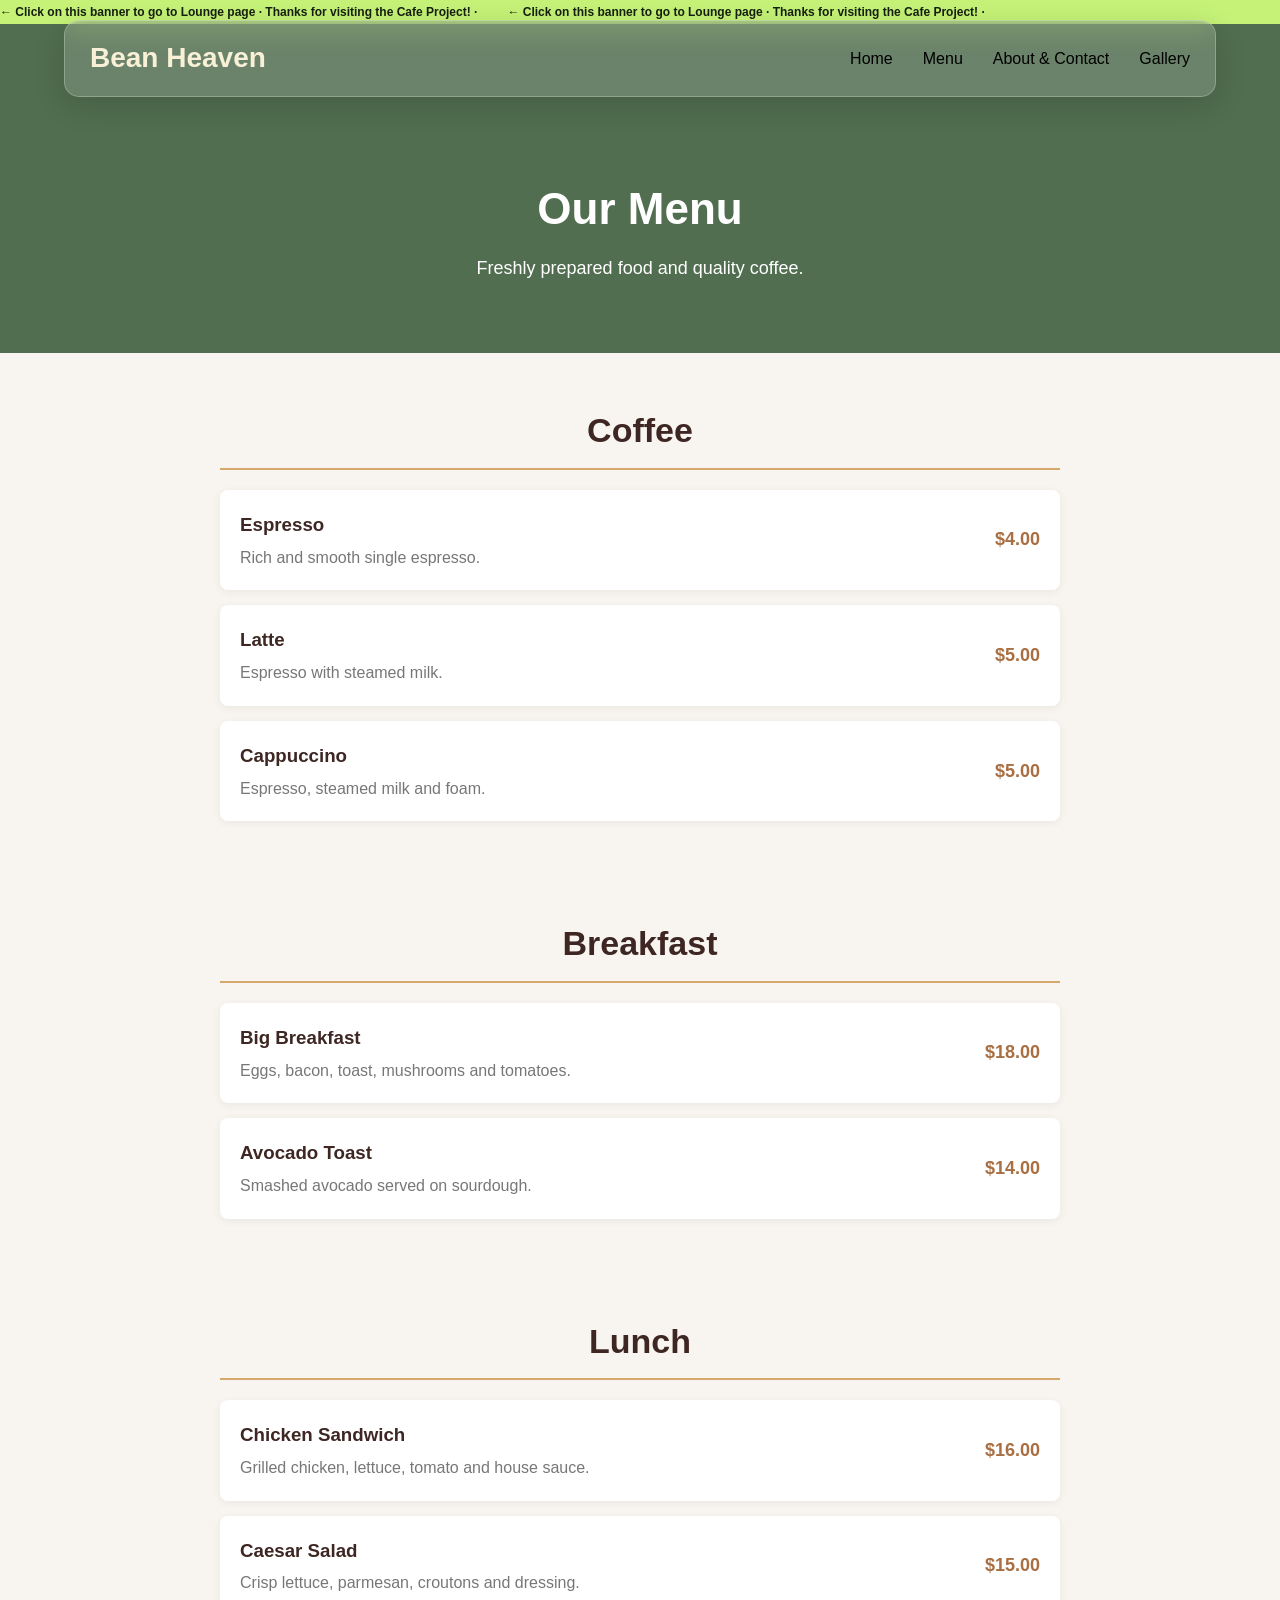
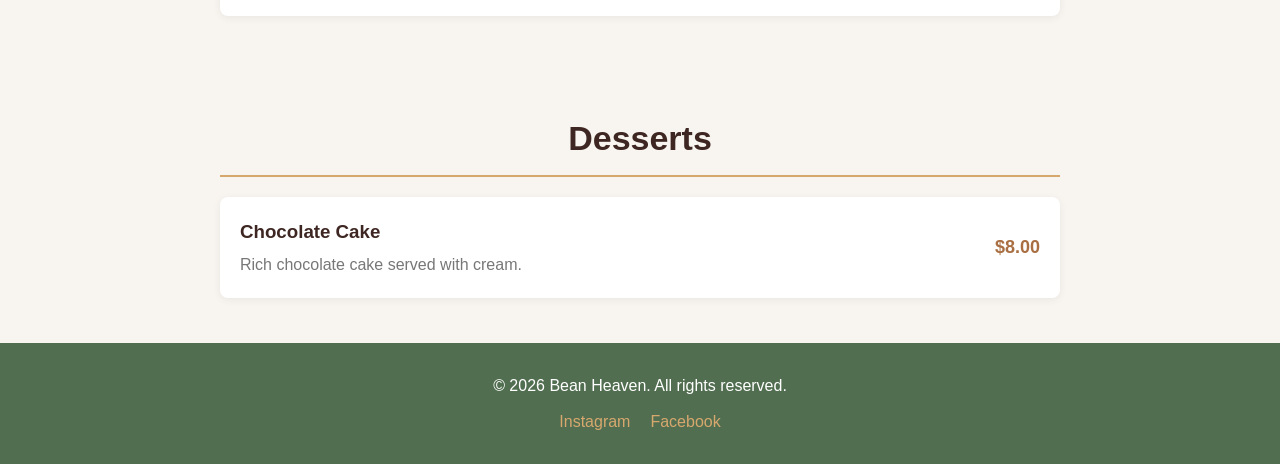
<file: cafe-project/menu.html>
<!DOCTYPE html>
<html lang="en">

<head>
    <meta charset="UTF-8">
    <meta name="viewport" content="width=device-width, initial-scale=1.0">
    <title>Our Cafe | Menu</title>
    <link rel="stylesheet" href="styles/style.css">
</head>

<body>
    <a href="/" class="lounge-banner" aria-label="Return to Lounge homepage">
        <span class="banner-track">
            <span>
                ← Click on this banner to go to Lounge page ·
                Thanks for visiting the Cafe Project! ·
            </span>
            <span aria-hidden="true">
                ← Click on this banner to go to Lounge page ·
                Thanks for visiting the Cafe Project! ·
            </span>
        </span>
    </a>

    <!-- Header -->
    <header>
        <nav class="navbar">

            <div class="logo">
                <a href="index.html">Bean Heaven</a>
            </div>

            <button class="menu-toggle" aria-label="Open navigation menu" aria-expanded="false"
                aria-controls="nav-links">
                <span></span>
                <span></span>
                <span></span>
            </button>

            <ul class="nav-links" id="nav-links">
                <li><a href="index.html">Home</a></li>
                <li><a href="menu.html">Menu</a></li>
                <li><a href="about.html">About & Contact</a></li>
                <li><a href="gallery.html">Gallery</a></li>
            </ul>

        </nav>
    </header>


    <main>

        <!-- Page Heading -->
        <section class="page-header">
            <h1>Our Menu</h1>
            <p>Freshly prepared food and quality coffee.</p>
        </section>


        <!-- Coffee -->
        <section class="menu-section">

            <h2>Coffee</h2>

            <div class="menu-items">

                <article class="menu-item">
                    <div>
                        <h3>Espresso</h3>
                        <p>Rich and smooth single espresso.</p>
                    </div>

                    <span>$4.00</span>
                </article>


                <article class="menu-item">
                    <div>
                        <h3>Latte</h3>
                        <p>Espresso with steamed milk.</p>
                    </div>

                    <span>$5.00</span>
                </article>


                <article class="menu-item">
                    <div>
                        <h3>Cappuccino</h3>
                        <p>Espresso, steamed milk and foam.</p>
                    </div>

                    <span>$5.00</span>
                </article>

            </div>

        </section>


        <!-- Breakfast -->
        <section class="menu-section">

            <h2>Breakfast</h2>

            <div class="menu-items">

                <article class="menu-item">
                    <div>
                        <h3>Big Breakfast</h3>
                        <p>Eggs, bacon, toast, mushrooms and tomatoes.</p>
                    </div>

                    <span>$18.00</span>
                </article>


                <article class="menu-item">
                    <div>
                        <h3>Avocado Toast</h3>
                        <p>Smashed avocado served on sourdough.</p>
                    </div>

                    <span>$14.00</span>
                </article>

            </div>

        </section>


        <!-- Lunch -->
        <section class="menu-section">

            <h2>Lunch</h2>

            <div class="menu-items">

                <article class="menu-item">
                    <div>
                        <h3>Chicken Sandwich</h3>
                        <p>Grilled chicken, lettuce, tomato and house sauce.</p>
                    </div>

                    <span>$16.00</span>
                </article>


                <article class="menu-item">
                    <div>
                        <h3>Caesar Salad</h3>
                        <p>Crisp lettuce, parmesan, croutons and dressing.</p>
                    </div>

                    <span>$15.00</span>
                </article>

            </div>

        </section>


        <!-- Desserts -->
        <section class="menu-section">

            <h2>Desserts</h2>

            <div class="menu-items">

                <article class="menu-item">
                    <div>
                        <h3>Chocolate Cake</h3>
                        <p>Rich chocolate cake served with cream.</p>
                    </div>

                    <span>$8.00</span>
                </article>

            </div>

        </section>

    </main>


    <!-- Footer -->
    <footer>
        <p>&copy; 2026 Bean Heaven. All rights reserved.</p>

        <div>
            <a href="#">Instagram</a>
            <a href="#">Facebook</a>
        </div>
    </footer>

    <script src="scripts/navigation.js"></script>

</body>

</html>
</file>
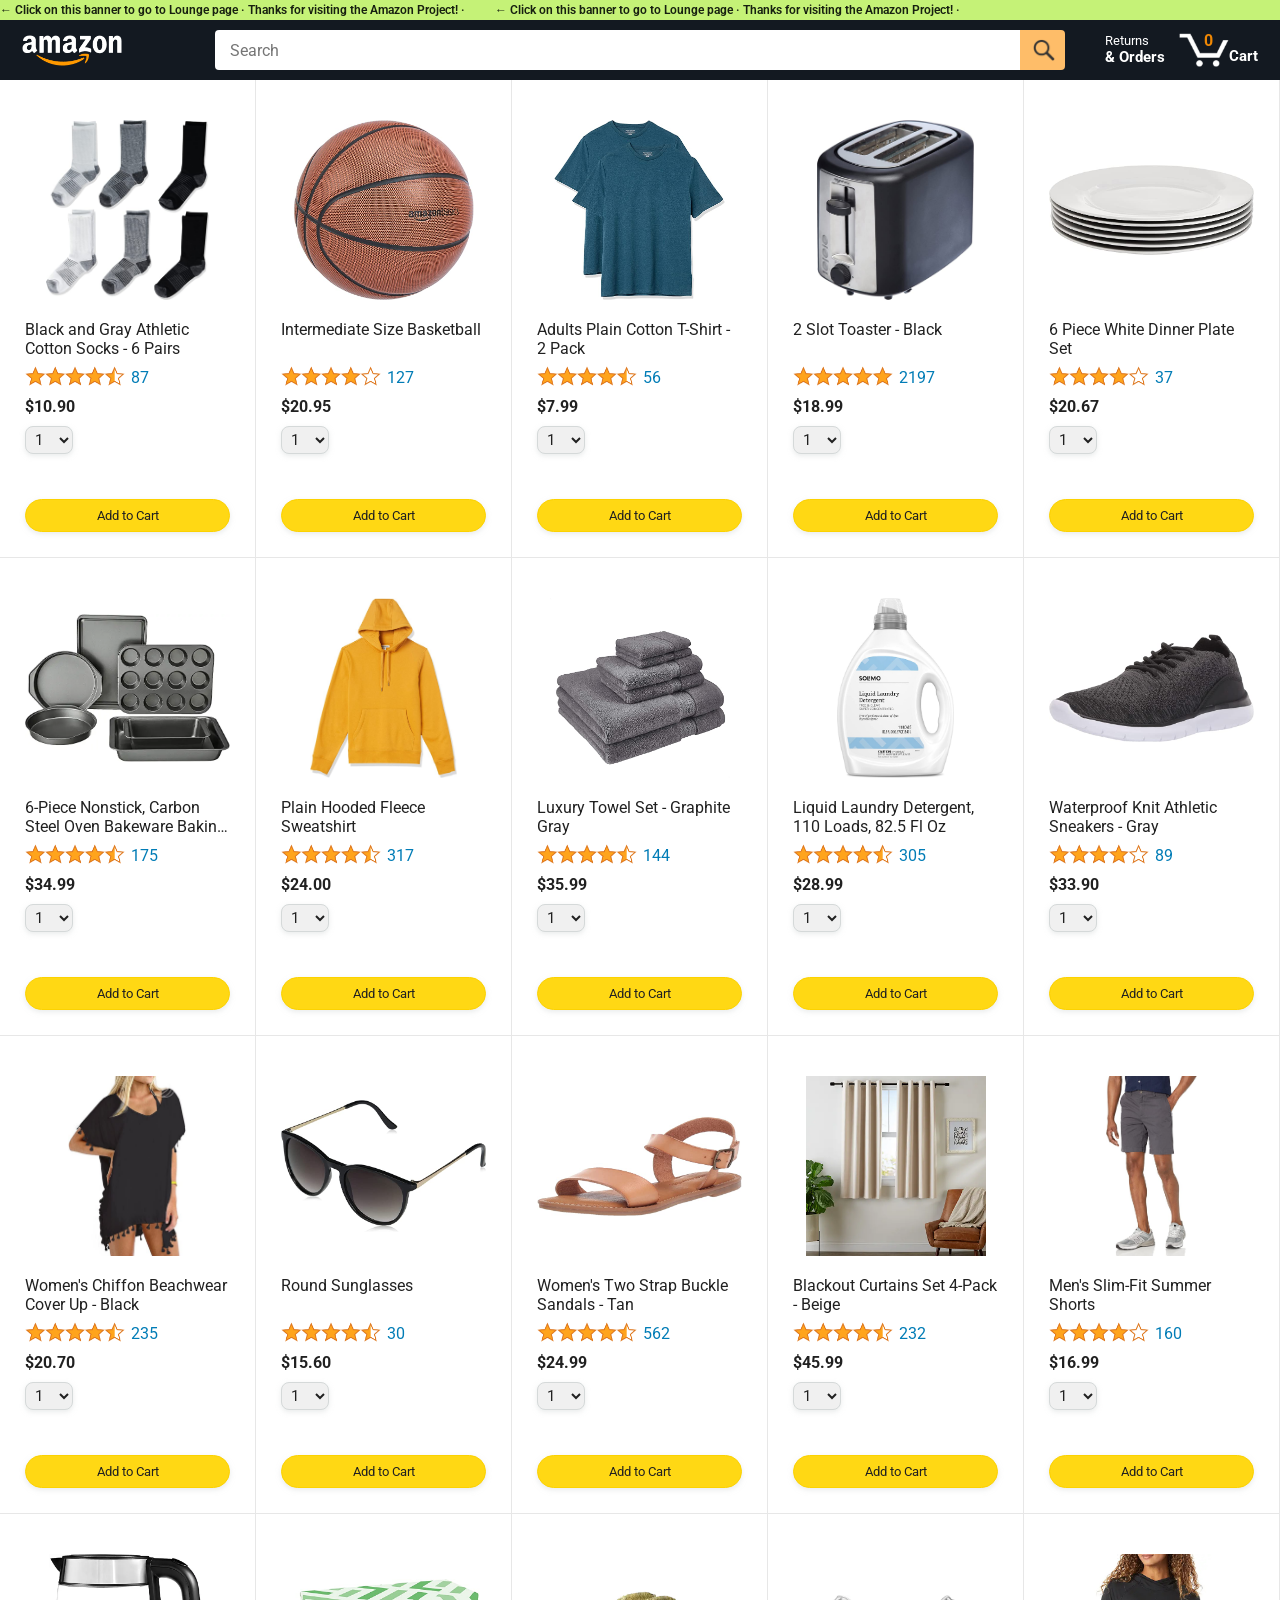
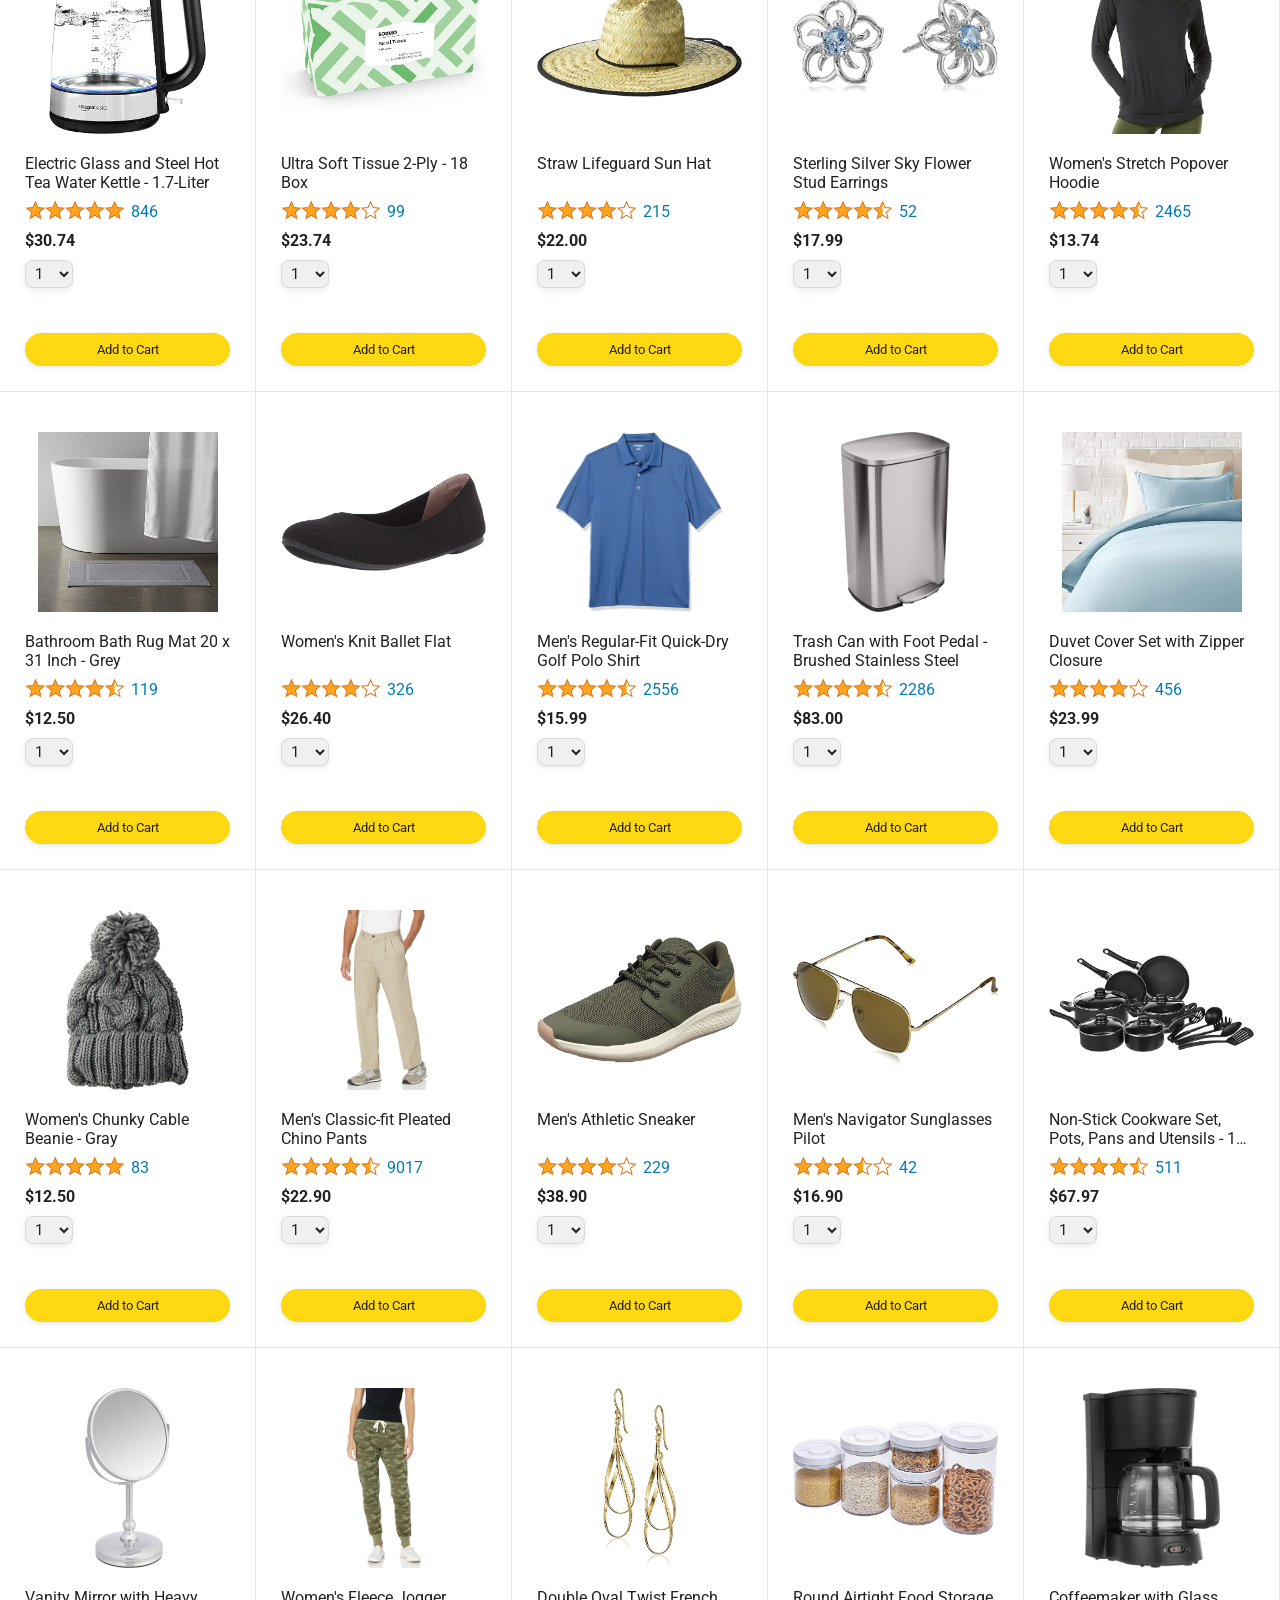
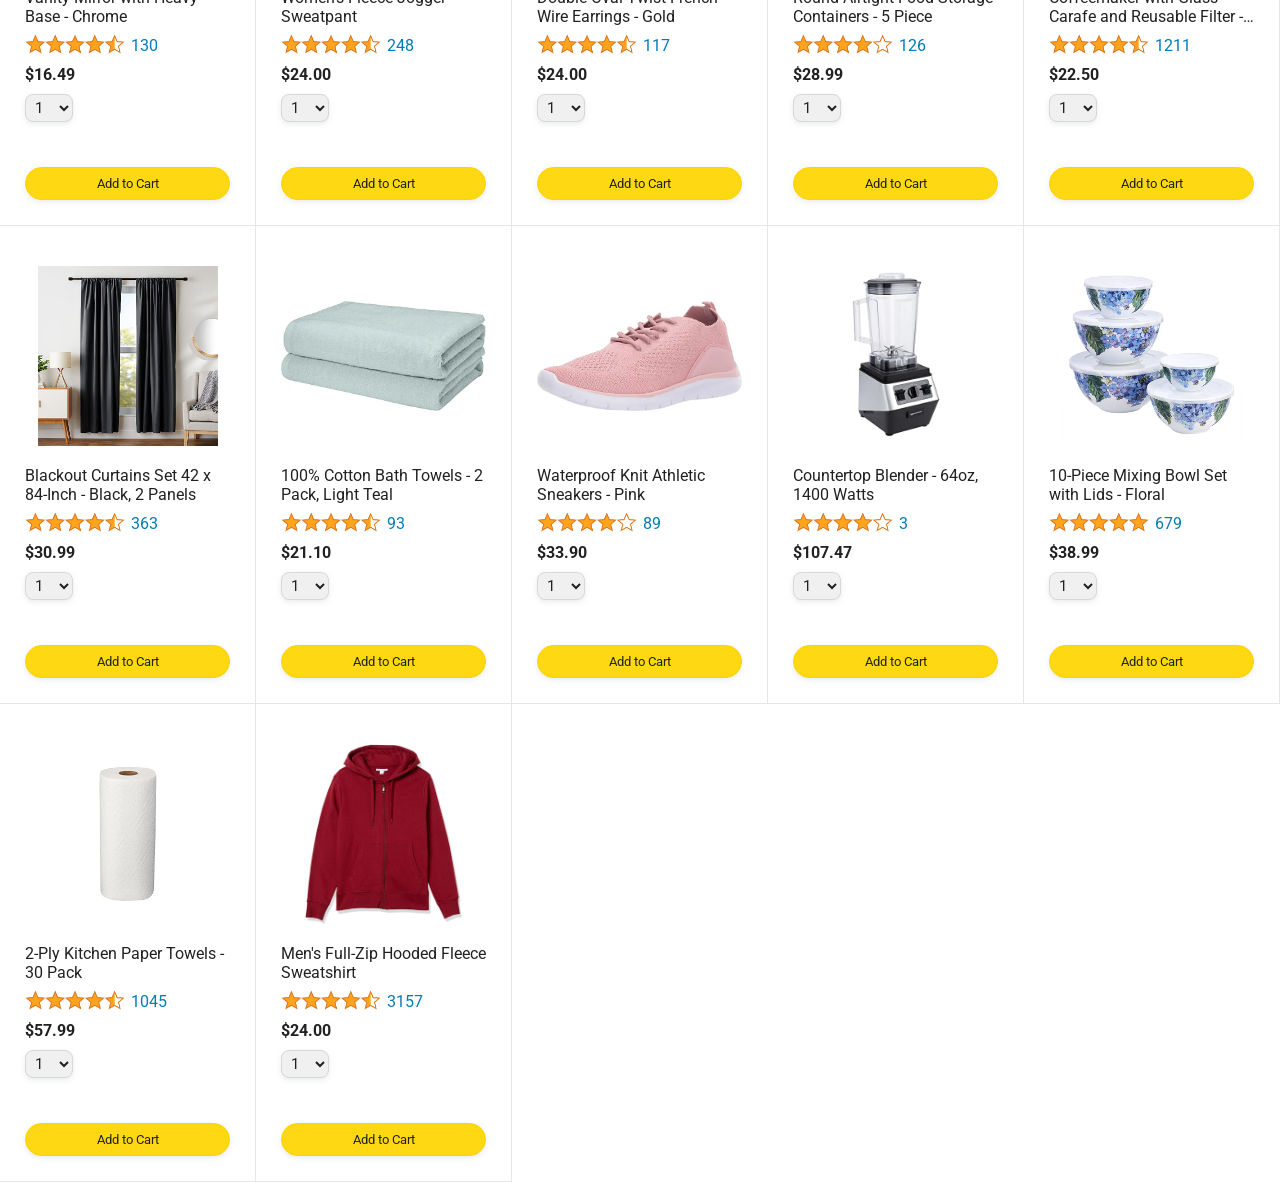
<file: javascript-amazon-project/amazon.html>
<!DOCTYPE html>
<html>

<head>
  <!-- Google Tag Manager -->
    <script>
        (function (w, d, s, l, i) {
            w[l] = w[l] || []; w[l].push({
                'gtm.start':
                    new Date().getTime(), event: 'gtm.js'
            }); var f = d.getElementsByTagName(s)[0],
                j = d.createElement(s), dl = l != 'dataLayer' ? '&l=' + l : ''; j.async = true; j.src =
                    'https://www.googletagmanager.com/gtm.js?id=' + i + dl; f.parentNode.insertBefore(j, f);
        })(window, document, 'script', 'dataLayer', 'GTM-5S26W84Z');
    </script>
    <!-- End Google Tag Manager -->
     
  <title>Amazon Project</title>

  <!-- This code is needed for responsive design to work.
      (Responsive design = make the website look good on
      smaller screen sizes like a phone or a tablet). -->
  <meta name="viewport" content="width=device-width, initial-scale=1">

  <!-- Load a font called Roboto from Google Fonts. -->
  <link rel="preconnect" href="https://fonts.googleapis.com">
  <link rel="preconnect" href="https://fonts.gstatic.com" crossorigin>
  <link href="https://fonts.googleapis.com/css2?family=Roboto:wght@400;500;700&display=swap" rel="stylesheet">

  <!-- Here are the CSS files for this page. -->
  <link rel="stylesheet" href="styles/shared/general.css">
  <link rel="stylesheet" href="styles/shared/amazon-header.css">
  <link rel="stylesheet" href="styles/pages/amazon.css">

  
</head>

<body>
  <!-- Google Tag Manager (noscript) -->
    <noscript>
        <iframe src="https://www.googletagmanager.com/ns.html?id=GTM-5S26W84Z" height="0" width="0"
            style="display:none;visibility:hidden"></iframe>
    </noscript>
    <!-- End Google Tag Manager (noscript) -->
  <a href="/" class="lounge-banner" aria-label="Return to Lounge homepage">
    <span class="banner-track">
      <span>
        ← Click on this banner to go to Lounge page ·
        Thanks for visiting the Amazon Project! ·
      </span>
      <span aria-hidden="true">
        ← Click on this banner to go to Lounge page ·
        Thanks for visiting the Amazon Project! ·
      </span>
    </span>
  </a>
  <div class="amazon-header">
    <div class="amazon-header-left-section">
      <a href="amazon.html" class="header-link">
        <img class="amazon-logo" src="images/amazon-logo-white.png">
        <img class="amazon-mobile-logo" src="images/amazon-mobile-logo-white.png">
      </a>
    </div>

    <div class="amazon-header-middle-section">
      <input class="search-bar" type="text" placeholder="Search">

      <button class="search-button">
        <img class="search-icon" src="images/icons/search-icon.png">
      </button>
    </div>

    <div class="amazon-header-right-section">
      <a class="orders-link header-link" href="orders.html">
        <span class="returns-text">Returns</span>
        <span class="orders-text">& Orders</span>
      </a>

      <a class="cart-link header-link" href="checkout.html">
        <img class="cart-icon" href="checkout.html" src="images/icons/cart-icon.png">
        <div class="cart-quantity js-cart-quantity">0</div>
        <div class="cart-text">Cart</div>
      </a>
    </div>
  </div>

  <div class="main">
    <div class="products-grid js-products-grid">

      <div class="product-spacer"></div>

      <div class="added-to-cart">
        <img src="images/icons/checkmark.png">
        Added
      </div>

      <button class="add-to-cart-button button-primary js-add-to-cart">
        Add to Cart
      </button>
    </div>
  </div>
  </div>


  <script type="module" src="scripts/amazon.js">

  </script>
</body>

</html>
</file>
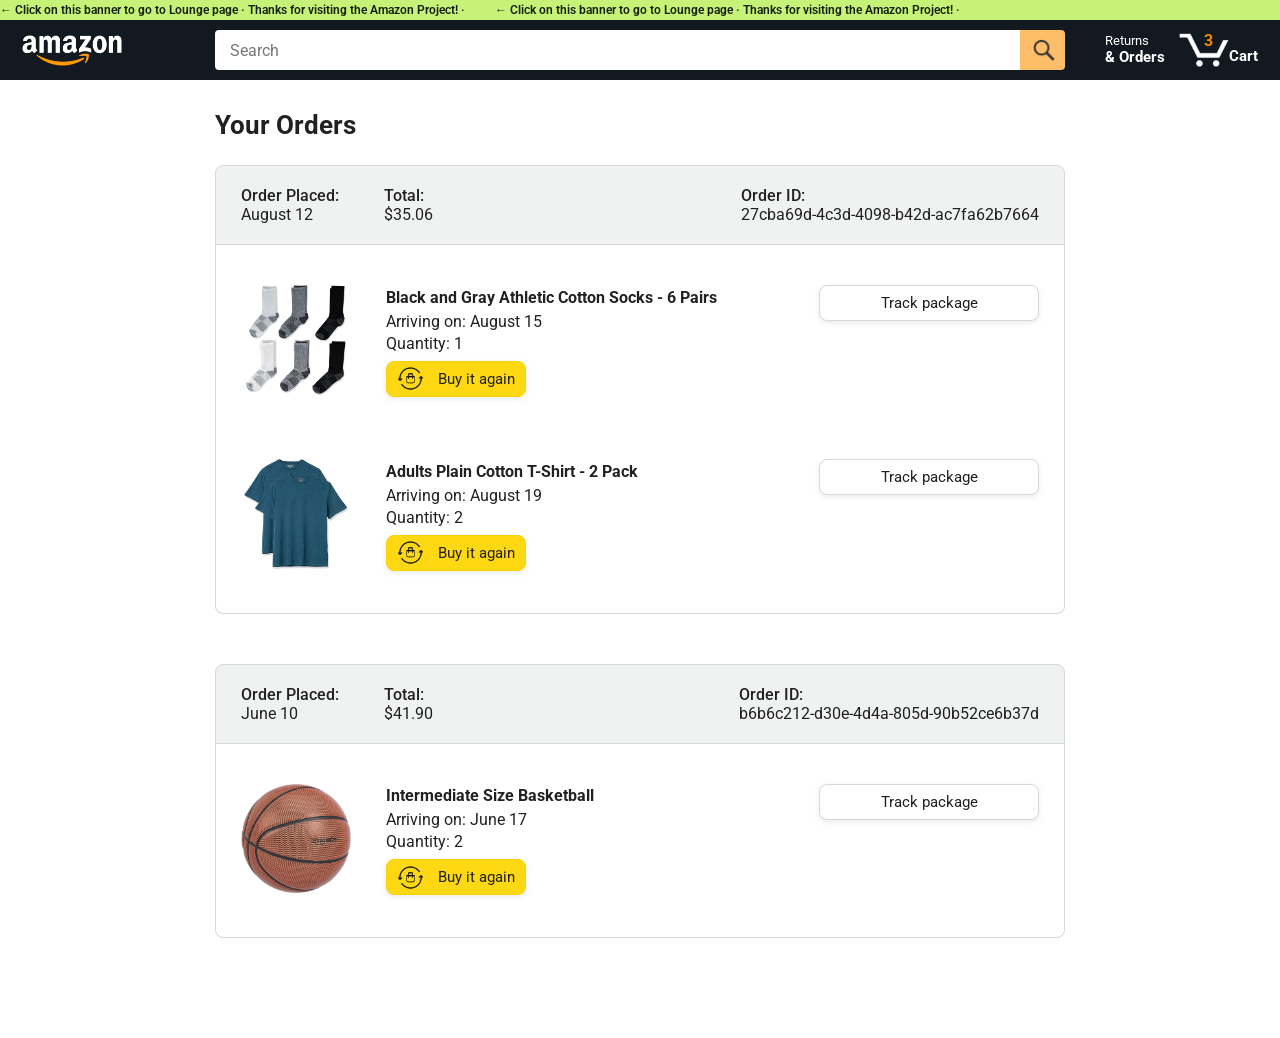
<file: javascript-amazon-project/orders.html>
<!DOCTYPE html>
<html>

<head>
  <title>Orders</title>

  <!-- This code is needed for responsive design to work.
      (Responsive design = make the website look good on
      smaller screen sizes like a phone or a tablet). -->
  <meta name="viewport" content="width=device-width, initial-scale=1">

  <!-- Load a font called Roboto from Google Fonts. -->
  <link rel="preconnect" href="https://fonts.googleapis.com">
  <link rel="preconnect" href="https://fonts.gstatic.com" crossorigin>
  <link href="https://fonts.googleapis.com/css2?family=Roboto:wght@400;500;700&display=swap" rel="stylesheet">

  <!-- Here are the CSS files for this page. -->
  <link rel="stylesheet" href="styles/shared/general.css">
  <link rel="stylesheet" href="styles/shared/amazon-header.css">
  <link rel="stylesheet" href="styles/pages/orders.css">
</head>

<body>
  <a href="/" class="lounge-banner" aria-label="Return to Lounge homepage">
    <span class="banner-track">
      <span>
        ← Click on this banner to go to Lounge page ·
        Thanks for visiting the Amazon Project! ·
      </span>
      <span aria-hidden="true">
        ← Click on this banner to go to Lounge page ·
        Thanks for visiting the Amazon Project! ·
      </span>
    </span>
  </a>
  <div class="amazon-header">
    <div class="amazon-header-left-section">
      <a href="amazon.html" class="header-link">
        <img class="amazon-logo" src="images/amazon-logo-white.png">
        <img class="amazon-mobile-logo" src="images/amazon-mobile-logo-white.png">
      </a>
    </div>

    <div class="amazon-header-middle-section">
      <input class="search-bar" type="text" placeholder="Search">

      <button class="search-button">
        <img class="search-icon" src="images/icons/search-icon.png">
      </button>
    </div>

    <div class="amazon-header-right-section">
      <a class="orders-link header-link" href="orders.html">
        <span class="returns-text">Returns</span>
        <span class="orders-text">& Orders</span>
      </a>

      <a class="cart-link header-link" href="checkout.html">
        <img class="cart-icon" src="images/icons/cart-icon.png">
        <div class="cart-quantity">3</div>
        <div class="cart-text">Cart</div>
      </a>
    </div>
  </div>

  <div class="main">
    <div class="page-title">Your Orders</div>

    <div class="orders-grid">
      <div class="order-container">

        <div class="order-header">
          <div class="order-header-left-section">
            <div class="order-date">
              <div class="order-header-label">Order Placed:</div>
              <div>August 12</div>
            </div>
            <div class="order-total">
              <div class="order-header-label">Total:</div>
              <div>$35.06</div>
            </div>
          </div>

          <div class="order-header-right-section">
            <div class="order-header-label">Order ID:</div>
            <div>27cba69d-4c3d-4098-b42d-ac7fa62b7664</div>
          </div>
        </div>

        <div class="order-details-grid">
          <div class="product-image-container">
            <img src="images/products/athletic-cotton-socks-6-pairs.jpg">
          </div>

          <div class="product-details">
            <div class="product-name">
              Black and Gray Athletic Cotton Socks - 6 Pairs
            </div>
            <div class="product-delivery-date">
              Arriving on: August 15
            </div>
            <div class="product-quantity">
              Quantity: 1
            </div>
            <button class="buy-again-button button-primary">
              <img class="buy-again-icon" src="images/icons/buy-again.png">
              <span class="buy-again-message">Buy it again</span>
            </button>
          </div>

          <div class="product-actions">
            <a href="tracking.html">
              <button class="track-package-button button-secondary">
                Track package
              </button>
            </a>
          </div>

          <div class="product-image-container">
            <img src="images/products/adults-plain-cotton-tshirt-2-pack-teal.jpg">
          </div>

          <div class="product-details">
            <div class="product-name">
              Adults Plain Cotton T-Shirt - 2 Pack
            </div>
            <div class="product-delivery-date">
              Arriving on: August 19
            </div>
            <div class="product-quantity">
              Quantity: 2
            </div>
            <button class="buy-again-button button-primary">
              <img class="buy-again-icon" src="images/icons/buy-again.png">
              <span class="buy-again-message">Buy it again</span>
            </button>
          </div>

          <div class="product-actions">
            <a href="tracking.html">
              <button class="track-package-button button-secondary">
                Track package
              </button>
            </a>
          </div>
        </div>
      </div>

      <div class="order-container">

        <div class="order-header">
          <div class="order-header-left-section">
            <div class="order-date">
              <div class="order-header-label">Order Placed:</div>
              <div>June 10</div>
            </div>
            <div class="order-total">
              <div class="order-header-label">Total:</div>
              <div>$41.90</div>
            </div>
          </div>

          <div class="order-header-right-section">
            <div class="order-header-label">Order ID:</div>
            <div>b6b6c212-d30e-4d4a-805d-90b52ce6b37d</div>
          </div>
        </div>

        <div class="order-details-grid">
          <div class="product-image-container">
            <img src="images/products/intermediate-composite-basketball.jpg">
          </div>

          <div class="product-details">
            <div class="product-name">
              Intermediate Size Basketball
            </div>
            <div class="product-delivery-date">
              Arriving on: June 17
            </div>
            <div class="product-quantity">
              Quantity: 2
            </div>
            <button class="buy-again-button button-primary">
              <img class="buy-again-icon" src="images/icons/buy-again.png">
              <span class="buy-again-message">Buy it again</span>
            </button>
          </div>

          <div class="product-actions">
            <a href="tracking.html">
              <button class="track-package-button button-secondary">
                Track package
              </button>
            </a>
          </div>
        </div>
      </div>
    </div>
  </div>
</body>

</html>
</file>
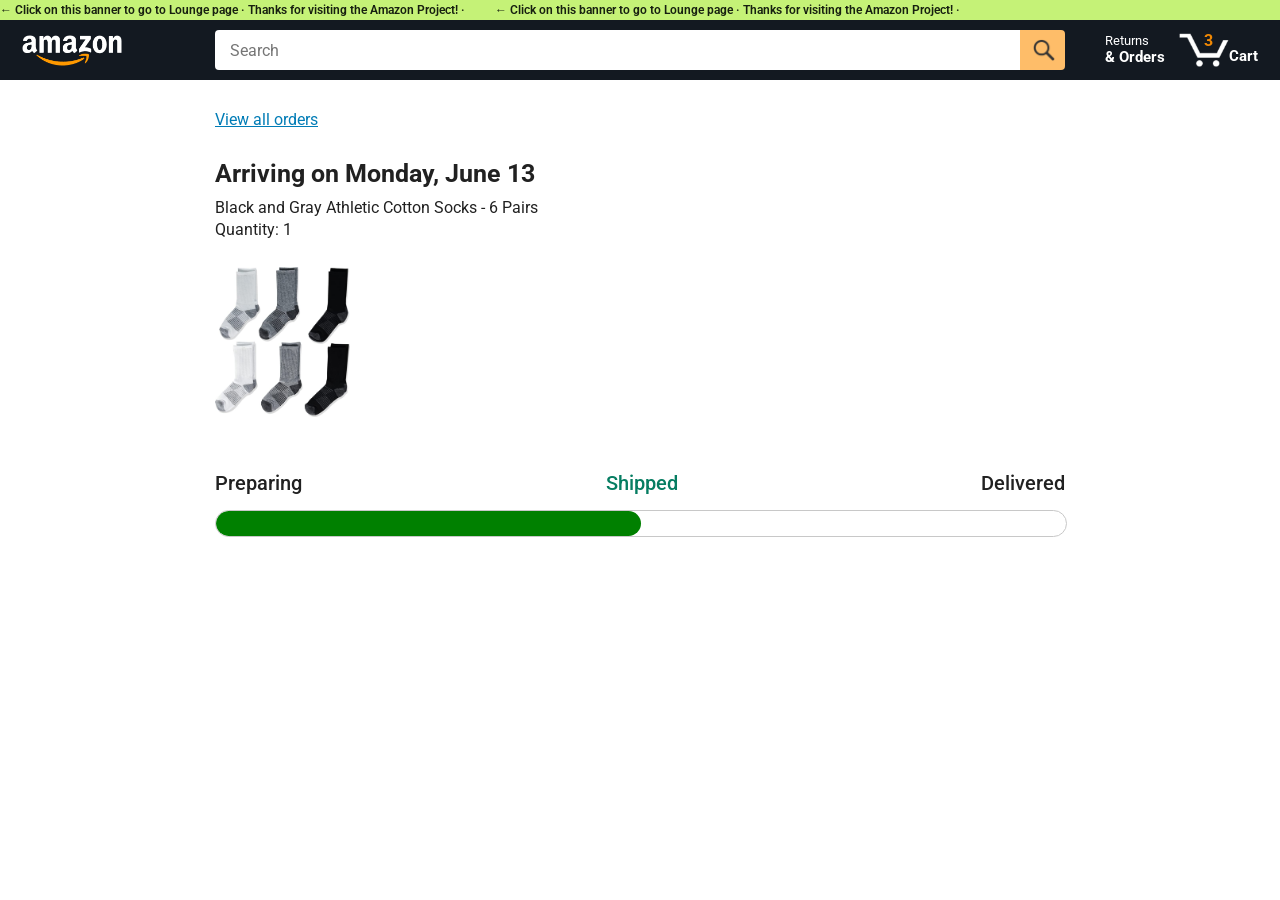
<file: javascript-amazon-project/tracking.html>
<!DOCTYPE html>
<html>

<head>
  <title>Tracking</title>

  <!-- This code is needed for responsive design to work.
      (Responsive design = make the website look good on
      smaller screen sizes like a phone or a tablet). -->
  <meta name="viewport" content="width=device-width, initial-scale=1">

  <!-- Load a font called Roboto from Google Fonts. -->
  <link rel="preconnect" href="https://fonts.googleapis.com">
  <link rel="preconnect" href="https://fonts.gstatic.com" crossorigin>
  <link href="https://fonts.googleapis.com/css2?family=Roboto:wght@400;500;700&display=swap" rel="stylesheet">

  <!-- Here are the CSS files for this page. -->
  <link rel="stylesheet" href="styles/shared/general.css">
  <link rel="stylesheet" href="styles/shared/amazon-header.css">
  <link rel="stylesheet" href="styles/pages/tracking.css">
</head>

<body>
  <a href="/" class="lounge-banner" aria-label="Return to Lounge homepage">
    <span class="banner-track">
      <span>
        ← Click on this banner to go to Lounge page ·
        Thanks for visiting the Amazon Project! ·
      </span>
      <span aria-hidden="true">
        ← Click on this banner to go to Lounge page ·
        Thanks for visiting the Amazon Project! ·
      </span>
    </span>
  </a>
  <div class="amazon-header">
    <div class="amazon-header-left-section">
      <a href="amazon.html" class="header-link">
        <img class="amazon-logo" src="images/amazon-logo-white.png">
        <img class="amazon-mobile-logo" src="images/amazon-mobile-logo-white.png">
      </a>
    </div>

    <div class="amazon-header-middle-section">
      <input class="search-bar" type="text" placeholder="Search">

      <button class="search-button">
        <img class="search-icon" src="images/icons/search-icon.png">
      </button>
    </div>

    <div class="amazon-header-right-section">
      <a class="orders-link header-link" href="orders.html">
        <span class="returns-text">Returns</span>
        <span class="orders-text">& Orders</span>
      </a>

      <a class="cart-link header-link" href="checkout.html">
        <img class="cart-icon" src="images/icons/cart-icon.png">
        <div class="cart-quantity">3</div>
        <div class="cart-text">Cart</div>
      </a>
    </div>
  </div>

  <div class="main">
    <div class="order-tracking">
      <a class="back-to-orders-link link-primary" href="orders.html">
        View all orders
      </a>

      <div class="delivery-date">
        Arriving on Monday, June 13
      </div>

      <div class="product-info">
        Black and Gray Athletic Cotton Socks - 6 Pairs
      </div>

      <div class="product-info">
        Quantity: 1
      </div>

      <img class="product-image" src="images/products/athletic-cotton-socks-6-pairs.jpg">

      <div class="progress-labels-container">
        <div class="progress-label">
          Preparing
        </div>
        <div class="progress-label current-status">
          Shipped
        </div>
        <div class="progress-label">
          Delivered
        </div>
      </div>

      <div class="progress-bar-container">
        <div class="progress-bar"></div>
      </div>
    </div>
  </div>
</body>

</html>
</file>
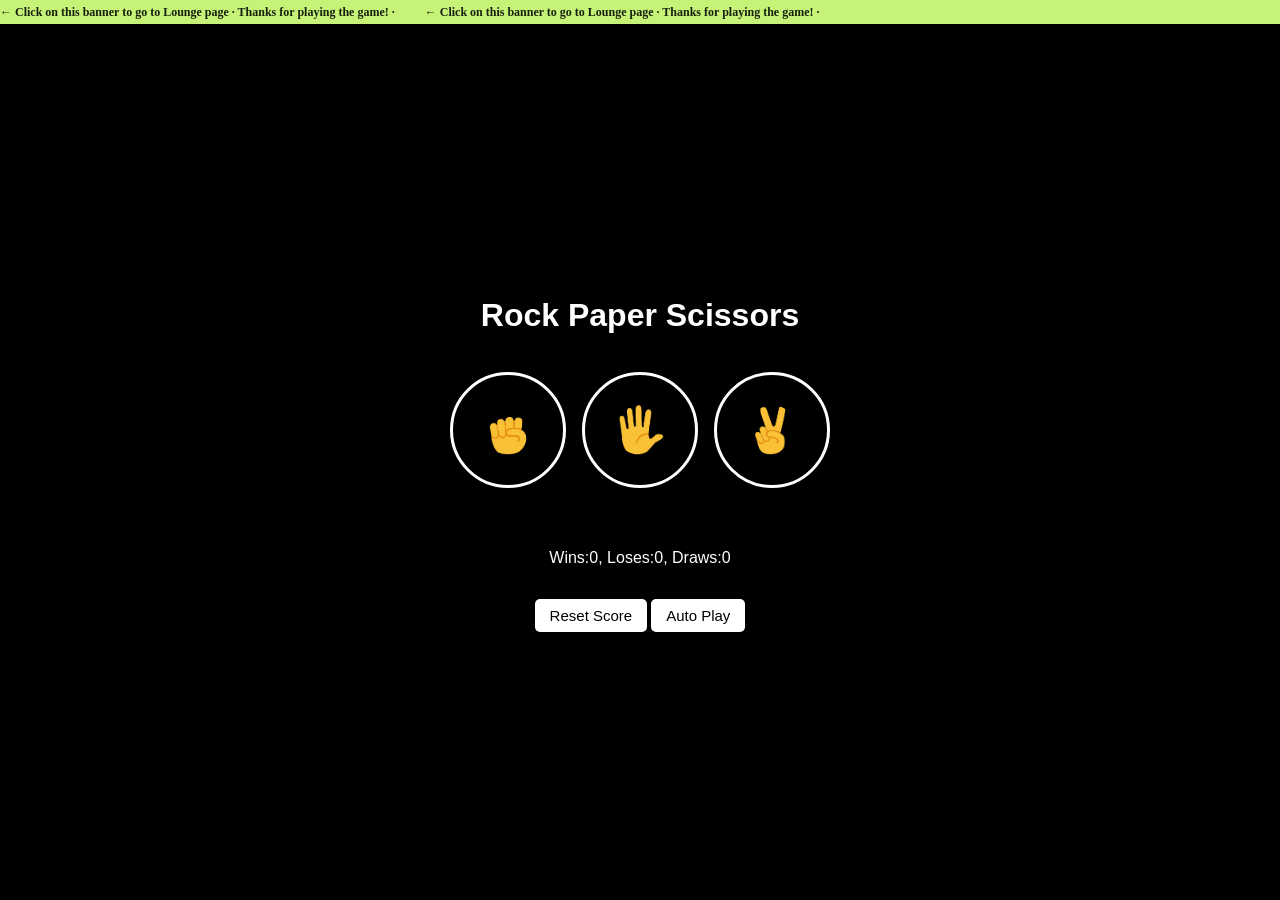
<file: Rock-Paper-Scissors Game/game.html>
<!DOCTYPE html>
<html>

<head>
  <!-- Google Tag Manager -->
    <script>
        (function (w, d, s, l, i) {
            w[l] = w[l] || []; w[l].push({
                'gtm.start':
                    new Date().getTime(), event: 'gtm.js'
            }); var f = d.getElementsByTagName(s)[0],
                j = d.createElement(s), dl = l != 'dataLayer' ? '&l=' + l : ''; j.async = true; j.src =
                    'https://www.googletagmanager.com/gtm.js?id=' + i + dl; f.parentNode.insertBefore(j, f);
        })(window, document, 'script', 'dataLayer', 'GTM-5S26W84Z');
    </script>
    <!-- End Google Tag Manager -->
  <title>Rock Paper Scissors</title>
  <link rel="stylesheet" href="styles/game.css">
</head>

<body>
  <!-- Google Tag Manager (noscript) -->
    <noscript>
        <iframe src="https://www.googletagmanager.com/ns.html?id=GTM-5S26W84Z" height="0" width="0"
            style="display:none;visibility:hidden"></iframe>
    </noscript>
    <!-- End Google Tag Manager (noscript) -->
  <header>
    <a href="/" class="lounge-banner" aria-label="Return to Lounge homepage">
      <span class="banner-track">
        <span>
          ← Click on this banner to go to Lounge page ·
          Thanks for playing the game! ·
        </span>
        <span aria-hidden="true">
          ← Click on this banner to go to Lounge page ·
          Thanks for playing the game! ·
        </span>
      </span>
    </a>
  </header>

  <main class="game-container">

    <h1 class="heading">Rock Paper Scissors</h1>

    <p>
      <button class="emoji-button">
        <img src="images/Rock-emoji.png" class="emoji-icon js-rock-button">
      </button>

      <button class="emoji-button">
        <img src="images/Paper-emoji.png" class="emoji-icon js-paper-button">
      </button>

      <button class="emoji-button">
        <img src="images/Scissors-emoji.png" class="emoji-icon js-scissors-button">
      </button>
    </p>

  <div class="result-container">
    <p class="js-result result"></p>
    <p class="js-moves moves"></p>
  </div>



  <p class="js-score"></p>

  <p>
    <button class="reset-score"
      onclick="score.wins=0;score.loses=0;score.draws=0;localStorage.removeItem('score'); updateScoreElement();">Reset
      Score</button>
    <!-- <button class="auto-play-button" onclick="
      autoPlay();
      document.querySelector('.auto-play-button').innerHTML='Stop Play'
      ">Auto Play</button> -->
    <button class="auto-play-button" onclick="autoPlay();">
      Auto Play
    </button>
  </p>

  <script src="scripts/game.js">
  </script>
</body>

</html>
</file>
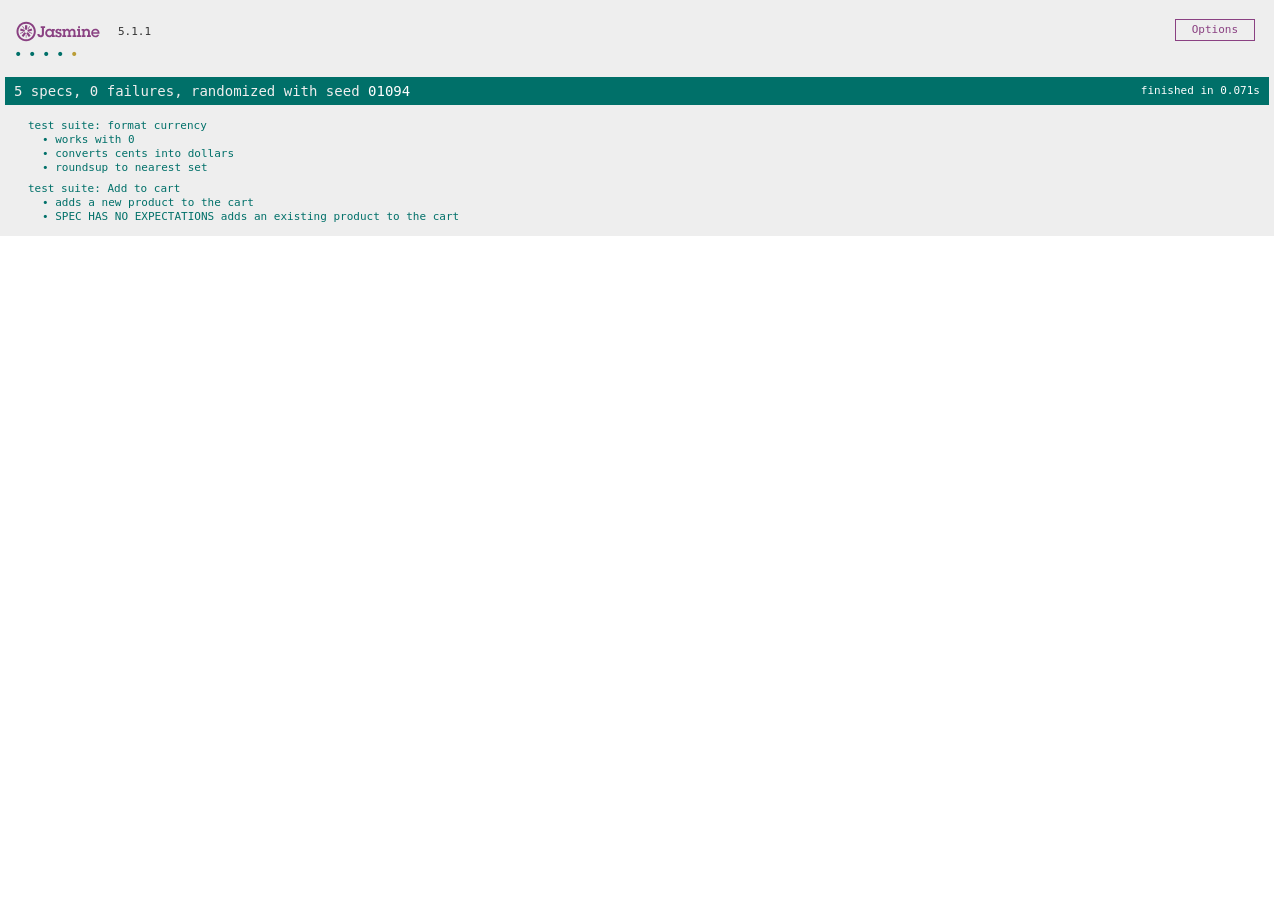
<file: javascript-amazon-project/tests-jasmine/tests.html>
<!DOCTYPE html>
<html>
<head>
  <meta charset="utf-8">
  <title>Jasmine Spec Runner v5.1.1</title>

  <link rel="shortcut icon" type="image/png" href="lib/jasmine-5.1.1/jasmine_favicon.png">
  <link rel="stylesheet" href="lib/jasmine-5.1.1/jasmine.css">

  <script src="lib/jasmine-5.1.1/jasmine.js"></script>
  <script src="lib/jasmine-5.1.1/jasmine-html.js"></script>
  <script src="lib/jasmine-5.1.1/boot0.js"></script>
  <!-- optional: include a file here that configures the Jasmine env -->
  <script src="lib/jasmine-5.1.1/boot1.js"></script>

  <script src="utils/moneyTest.js" type="module"></script>
  <script src="data/cartTest.js" type="module"></script>

</head>

<body>
</body>
</html>
</file>
<file: index.css>
:root {
  --bg: #101310;
  --surface: #191e19;
  --surface-light: #222922;
  --text: #f2f2e9;
  --muted: #a0a99e;
  --accent: #c5f277;
  --border: rgba(255, 255, 255, 0.10);
}

* {
  margin: 0;
  padding: 0;
  box-sizing: border-box;
}

html {
  scroll-behavior: smooth;
}

body {
  background: var(--bg);
  color: var(--text);
  font-family: Inter, "Segoe UI", Arial, sans-serif;
  line-height: 1.6;
}

a {
  color: inherit;
  text-decoration: none;
}

.container {
  width: min(1120px, 90%);
  margin: auto;
}

/* Navigation */

header {
  position: sticky;
  top: 0;
  z-index: 10;
  background: rgba(16, 19, 16, 0.82);
  backdrop-filter: blur(16px);
  border-bottom: 1px solid var(--border);
}

nav {
  min-height: 76px;
  display: flex;
  justify-content: space-between;
  align-items: center;
  gap: 24px;
}

.logo {
  font-size: 1.55rem;
  font-weight: 800;
  letter-spacing: -1px;
}

.logo span {
  color: var(--accent);
}

.nav-links {
  display: flex;
  gap: 28px;
  align-items: center;
  list-style: none;
}

.nav-links a {
  color: var(--muted);
  font-size: 0.9rem;
  transition: color 0.2s;
}

.nav-links a:hover {
  color: var(--accent);
}

.nav-cta {
  border: 1px solid var(--border);
  border-radius: 30px;
  padding: 10px 17px;
  color: var(--text) !important;
}

/* Hero */

.hero {
  min-height: 590px;
  padding: 105px 0 95px;
  display: flex;
  align-items: center;
  position: relative;
  overflow: hidden;
}

.hero::before {
  content: "";
  position: absolute;
  width: 470px;
  height: 470px;
  border-radius: 50%;
  right: -100px;
  top: 35px;
  background: radial-gradient(circle,
      rgba(151, 202, 90, 0.13),
      transparent 70%);
  pointer-events: none;
}

.eyebrow {
  display: inline-flex;
  align-items: center;
  gap: 10px;
  color: var(--accent);
  font-size: 0.77rem;
  font-weight: 700;
  letter-spacing: 2px;
  text-transform: uppercase;
}

.eyebrow::before {
  content: "";
  width: 25px;
  height: 1px;
  background: var(--accent);
}

h1 {
  font-size: clamp(3.3rem, 8vw, 6.8rem);
  line-height: 0.99;
  letter-spacing: -0.075em;
  font-weight: 750;
  margin: 28px 0;
  max-width: 850px;
}

h1 span {
  color: var(--accent);
}

.hero-description {
  color: var(--muted);
  max-width: 570px;
  font-size: 1.08rem;
  margin-bottom: 32px;
}

.hero-actions {
  display: flex;
  gap: 14px;
  flex-wrap: wrap;
}

.button {
  display: inline-flex;
  align-items: center;
  justify-content: center;
  gap: 12px;
  padding: 13px 21px;
  border-radius: 6px;
  font-size: 0.92rem;
  font-weight: 650;
  transition: transform 0.2s, background 0.2s;
}

.button:hover {
  transform: translateY(-3px);
}

.button-primary {
  background: var(--accent);
  color: #182010;
}

.button-primary:hover {
  background: #d7ff9b;
}

.button-secondary {
  border: 1px solid var(--border);
}

/* Section headings */

section {
  scroll-margin-top: 95px;
}

.section {
  padding: 85px 0;
  border-top: 1px solid var(--border);
}

.section-heading {
  display: flex;
  justify-content: space-between;
  align-items: end;
  gap: 24px;
  margin-bottom: 38px;
}

.section-heading h2 {
  font-size: clamp(2rem, 4vw, 3.2rem);
  letter-spacing: -0.055em;
  line-height: 1.1;
  margin-top: 12px;
}

.section-heading p {
  color: var(--muted);
  max-width: 350px;
  font-size: 0.93rem;
}

/* Projects */

.project-grid {
  display: grid;
  grid-template-columns: repeat(3, minmax(0, 1fr));
  gap: 18px;
}

.project-card {
  min-height: 335px;
  padding: 25px;
  display: flex;
  flex-direction: column;
  background: var(--surface);
  border: 1px solid var(--border);
  border-radius: 12px;
  transition: transform 0.25s, border-color 0.25s;
}

.project-card:hover {
  transform: translateY(-6px);
  border-color: rgba(197, 242, 119, 0.55);
}

.project-top {
  display: flex;
  justify-content: space-between;
  align-items: center;
  margin-bottom: 45px;
}

.project-number {
  color: var(--muted);
  font-size: 0.8rem;
  letter-spacing: 1px;
}

.project-icon {
  width: 48px;
  height: 48px;
  display: grid;
  place-items: center;
  border-radius: 10px;
  background: var(--surface-light);
  font-size: 1.45rem;
}

.tag {
  display: inline-block;
  width: fit-content;
  color: var(--accent);
  font-size: 0.72rem;
  letter-spacing: 1px;
  text-transform: uppercase;
  margin-bottom: 12px;
}

.project-card h3 {
  font-size: 1.55rem;
  letter-spacing: -0.04em;
  margin-bottom: 10px;
}

.project-card p {
  color: var(--muted);
  font-size: 0.91rem;
  margin-bottom: 28px;
}

.project-link {
  display: flex;
  justify-content: space-between;
  align-items: center;
  margin-top: auto;
  padding-top: 16px;
  border-top: 1px solid var(--border);
  font-size: 0.9rem;
  font-weight: 650;
}

.project-link span:last-child {
  color: var(--accent);
  font-size: 1.25rem;
}

/* About */

.about-grid {
  display: grid;
  grid-template-columns: 0.8fr 1.2fr;
  gap: 70px;
  align-items: start;
}

.about-title {
  font-size: clamp(2rem, 4vw, 3.5rem);
  line-height: 1.1;
  letter-spacing: -0.06em;
  margin-top: 15px;
}

.about-copy p {
  color: var(--muted);
  margin-bottom: 18px;
}

.skills {
  display: flex;
  flex-wrap: wrap;
  gap: 9px;
  margin-top: 25px;
}

.skills span {
  border: 1px solid var(--border);
  background: var(--surface);
  border-radius: 30px;
  padding: 8px 13px;
  font-size: 0.82rem;
}

/* Contact */

.contact-box {
  padding: 55px;
  background: var(--surface);
  border: 1px solid var(--border);
  border-radius: 14px;
  display: flex;
  align-items: center;
  justify-content: space-between;
  gap: 30px;
}

.contact-box h2 {
  font-size: clamp(2rem, 4vw, 3.6rem);
  letter-spacing: -0.06em;
  line-height: 1.1;
  margin: 14px 0;
}

.contact-box p {
  color: var(--muted);
}

footer {
  padding: 28px 0;
  border-top: 1px solid var(--border);
  color: var(--muted);
  font-size: 0.85rem;
}

.footer-inner {
  display: flex;
  justify-content: space-between;
  align-items: center;
  gap: 20px;
}

footer a:hover {
  color: var(--accent);
}

/* Responsive layout */

@media (max-width: 800px) {
  .project-grid {
    grid-template-columns: repeat(2, minmax(0, 1fr));
  }

  .about-grid {
    grid-template-columns: 1fr;
    gap: 30px;
  }

  .contact-box {
    padding: 35px;
    align-items: flex-start;
    flex-direction: column;
  }

  .section-heading {
    align-items: flex-start;
    flex-direction: column;
  }
}

@media (max-width: 560px) {
  .nav-links {
    gap: 13px;
  }

  .nav-links a {
    font-size: 0.78rem;
  }

  .nav-links .nav-cta {
    display: none;
  }

  .hero {
    min-height: 510px;
    padding: 75px 0;
  }

  .project-grid {
    grid-template-columns: 1fr;
  }

  .project-card {
    min-height: 300px;
  }

  .section {
    padding: 65px 0;
  }

  .footer-inner {
    align-items: flex-start;
    flex-direction: column;
  }
}
</file>
<file: cafe-project/styles/style.css>
* {
  margin: 0;
  padding: 0;
  box-sizing: border-box;
}

body {
  font-family: Arial, sans-serif;
  line-height: 1.6;
  background-color: #f8f5f0;
  color: #333;
}

img {
  max-width: 100%;
  display: block;
}

a {
  text-decoration: none;
  color: inherit;
}

/* =========================
   HEADER / NAVIGATION
   ========================= */

header {
  position: fixed;
  top: 20px;
  left: 50%;
  transform: translateX(-50%);

  width: 90%;
  max-width: 1200px;

  z-index: 1000;

  background: rgba(255, 255, 255, 0.15);

  backdrop-filter: blur(12px);
  -webkit-backdrop-filter: blur(12px);

  border: 1px solid rgba(255, 255, 255, 0.25);

  border-radius: 15px;

  box-shadow: 0 8px 30px rgba(0, 0, 0, 0.15);
}

nav {
  padding: 15px 25px;

  display: flex;
  justify-content: space-between;
  align-items: center;
}

.logo a {
  font-size: 28px;
  font-weight: bold;
  color: #f8f1d8;
}

.nav-links {
  list-style: none;

  display: flex;
  gap: 30px;
}

.nav-links a {
  color: black;
  font-size: 16px;

  transition: 0.3s;
}

.nav-links a:hover {
  color: #d7a86e;
}


/* =========================
   HERO
   ========================= */

.hero {
  min-height: 500px;

  background-color: #516E50;

  display: flex;
  justify-content: center;
  align-items: center;
  
  gap: 80px;

  padding: 60px 40px;

  color: white;
}

.hero-logo {
  width: 400px;
  flex-shrink: 0;
}

.hero-logo img {
  width: 100%;
  height: auto;
  display: block;
}

.hero-content {
  max-width: 550px;
}

.hero h1 {
  font-size: 52px;
  line-height: 1.2;
  margin-bottom: 20px;
}

.hero p {
  font-size: 20px;
  margin-bottom: 30px;
}

.hero a {
  display: inline-block;

  background-color: #f8f1d8;
  color: #3e2723;

  padding: 14px 28px;
  border-radius: 5px;

  font-weight: bold;

  transition: 0.3s;
}

.hero a:hover {
  background-color: #c0955c;
  color: white;
}

/* =========================
   GENERAL SECTIONS
   ========================= */

section {
  padding: 80px 30px;
}

section>h2,
.page-header h1 {
  text-align: center;
}

h2 {
  font-size: 34px;
  margin-bottom: 20px;
  color: #3e2723;
}


/* =========================
   INTRO
   ========================= */

.intro {
  max-width: 800px;
  margin: 0 auto;
  text-align: center;
}

.intro p {
  font-size: 18px;
  color: #666;
}


/* =========================
   FEATURED ITEMS
   ========================= */

.featured {
  max-width: 1200px;
  margin: 0 auto;
}

.featured-items {
  display: grid;

  grid-template-columns: repeat(3, 1fr);

  gap: 30px;

  margin-top: 40px;
}

.featured-items article {
  background-color: white;

  border-radius: 10px;
  overflow: hidden;

  box-shadow: 0 4px 15px rgba(0, 0, 0, 0.08);

  transition: transform 0.3s;
}

.featured-items article:hover {
  transform: translateY(-5px);
}

.featured-items img {
  width: 100%;
  height: 230px;
  object-fit: cover;
}

.featured-items h3 {
  font-size: 22px;
  color: #3e2723;

  padding: 20px 20px 5px;
}

.featured-items p {
  padding: 0 20px 25px;
  color: #666;
}


/* =========================
   OPENING HOURS
   ========================= */

.opening-hours {
  text-align: center;
  background-color: white;
  
}

.opening-hours p {
  margin-bottom: 5px;
}

.opening-hours a {
  display: inline-block;
  font-weight: bolder;

  margin-top: 20px;

  background-color: #f8f1d8;
  color: black;

  padding: 12px 25px;

  border-radius: 5px;

  transition: 0.3s;
}

.opening-hours a:hover {
  background-color: #c0955c;
  color: white;
}


/* =========================
   PAGE HEADER
   ========================= */

.page-header {
  background-color: #516E50;
  padding: 70px 30px;
  padding-top: 150px;
}

.page-header h1 {
  font-size: 44px;
  color: white;
  margin-bottom: 10px;
}

.page-header p {
  text-align: center;
  color: white;
  font-size: 18px;
}


/* =========================
   MENU
   ========================= */

.menu-section {
  max-width: 900px;
  margin: 0 auto;
  padding-top: 50px;
  padding-bottom: 30px;
}

.menu-section h2 {
  border-bottom: 2px solid #d7a86e;
  padding-bottom: 10px;
}

.menu-items {
  margin-top: 20px;
}

.menu-item {
  background-color: white;

  padding: 20px;

  margin-bottom: 15px;

  border-radius: 8px;

  display: flex;
  justify-content: space-between;
  align-items: center;

  box-shadow: 0 2px 8px rgba(0, 0, 0, 0.06);

  transition: 0.3s;
}

.menu-item:hover {
  transform: translateX(5px);
}

.menu-item h3 {
  color: #3e2723;
  margin-bottom: 5px;
}

.menu-item p {
  color: #777;
}

.menu-item span {
  font-size: 18px;
  font-weight: bold;
  color: #a96f42;

  margin-left: 20px;
}


/* =========================
   ABOUT
   ========================= */

.about-story {
  max-width: 1100px;
  margin: 0 auto;

  display: grid;
  grid-template-columns: 1fr 1fr;

  gap: 50px;

  align-items: center;
}

.about-image img {
  width: 100%;
  height: 450px;

  object-fit: cover;

  border-radius: 10px;
}

.about-content h2 {
  text-align: left;
}

.about-content p {
  color: #666;
  margin-bottom: 20px;
}


/* =========================
   CONTACT
   ========================= */

.contact {
  background-color: white;
}

.contact-details {
  max-width: 1000px;
  margin: 40px auto 0;

  display: grid;
  grid-template-columns: repeat(3, 1fr);

  gap: 30px;

  text-align: center;
}

.contact-details div {
  padding: 30px;

  background-color: #f8f5f0;

  border-radius: 8px;
}

.contact-details h3 {
  color: #3e2723;
  margin-bottom: 10px;
}

.contact-details p {
  color: #666;
}


/* =========================
   LOCATION
   ========================= */

.location {
  text-align: center;
}

.location>p {
  margin-bottom: 25px;
  color: #666;
}

.map {
  max-width: 900px;
  height: 300px;

  margin: 0 auto;

  background-color: #ddd;

  display: flex;
  justify-content: center;
  align-items: center;

  border-radius: 10px;

  color: #666;
}


.map {
    width: 100%;
    max-width: 900px;
    margin: 25px auto;
    overflow: hidden;
    border-radius: 12px;
    box-shadow: 0 4px 15px rgba(0, 0, 0, 0.15);
}

.map iframe {
    display: block;
    width: 100%;
    height: 400px;
    border: 0;
}

.location {
    text-align: center;
    padding: 50px 20px;
}



/* =========================
   GALLERY
   ========================= */

.gallery {
  max-width: 1200px;
  margin: 0 auto;

  display: grid;

  grid-template-columns: repeat(4, 1fr);

  gap: 20px;
}

.gallery-item {
  overflow: hidden;
  border-radius: 8px;
}

.gallery-item img {
  width: 100%;
  height: 280px;

  object-fit: cover;

  transition: transform 0.4s;
}

.gallery-item:hover img {
  transform: scale(1.05);
}


/* =========================
   FOOTER
   ========================= */

footer {
  background-color: #516E50;
  color: white;

  padding: 30px;

  text-align: center;
}

footer p {
  margin-bottom: 10px;
}

footer div {
  display: flex;
  justify-content: center;
  gap: 20px;
}

footer a {
  color: #d7a86e;
  transition: 0.3s;
}

footer a:hover {
  color: white;
}


/* =========================
   MOBILE RESPONSIVE
   ========================= */

@media (max-width: 768px) {

  nav {
    flex-direction: column;
    gap: 15px;
  }

  .nav-links {
    gap: 15px;
    flex-wrap: wrap;
    justify-content: center;
  }

  .nav-links a {
    font-size: 14px;
  }


  .hero {
    min-height: 500px;
  }

  .hero h1 {
    font-size: 38px;
  }

  .hero p {
    font-size: 17px;
  }


  section {
    padding: 60px 20px;
  }


  .featured-items {
    grid-template-columns: 1fr;
  }


  .menu-item {
    align-items: flex-start;
  }


  .about-story {
    grid-template-columns: 1fr;
    gap: 30px;
  }

  .about-image img {
    height: 350px;
  }

  .about-content h2 {
    text-align: center;
  }


  .contact-details {
    grid-template-columns: 1fr;
  }


  .gallery {
    grid-template-columns: repeat(2, 1fr);
    gap: 10px;
  }

  .gallery-item img {
    height: 220px;
  }


  .page-header h1 {
    font-size: 36px;
  }

}


@media (max-width: 480px) {

  .logo a {
    font-size: 24px;
  }

  .nav-links {
    gap: 10px;
  }

  .hero h1 {
    font-size: 32px;
  }

  .gallery {
    grid-template-columns: 1fr;
  }

  .gallery-item img {
    height: 280px;
  }

}

.lounge-banner {
    display: block;
    width: 100%;
    height: 24px;
    overflow: hidden;
    background: #c5f277;
    color: #172010;
    text-decoration: none;
    white-space: nowrap;
    font-size: 12px;
    font-weight: 600;
    line-height: 24px;
}

.banner-track {
    display: flex;
    width: max-content;
    animation: lounge-scroll 22s linear infinite;
}

.banner-track span {
    flex-shrink: 0;
    padding-right: 30px;
}

.lounge-banner:hover .banner-track {
    animation-play-state: paused;
}

@keyframes lounge-scroll {
    from {
        transform: translateX(0);
    }

    to {
        transform: translateX(-50%);
    }
}

@media (prefers-reduced-motion: reduce) {
    .banner-track {
        animation: none;
    }
}

/* MOBILE NAVIGATION */

.menu-toggle {
    display: none;
    background: none;
    border: none;
    cursor: pointer;
    padding: 5px;
}

.menu-toggle span {
    display: block;
    width: 27px;
    height: 3px;
    background: white;
    margin: 5px 0;
    border-radius: 3px;
}

@media (max-width: 768px) {

    nav {
        flex-direction: row;
        justify-content: space-between;
    }

    .menu-toggle {
        display: block;
        z-index: 1001;
    }

    .nav-links {
        display: none;
        position: absolute;
        top: 100%;
        left: 0;
        width: 100%;
        flex-direction: column;
        gap: 0;
        background: rgba(81, 110, 80, 0.92);
        backdrop-filter: blur(12px);
        -webkit-backdrop-filter: blur(12px);
        border-radius: 0 0 15px 15px;
        padding: 10px 0;
    }

    .nav-links.active {
        display: flex;
    }

    .nav-links li {
        width: 100%;
        text-align: center;
    }

    .nav-links a {
        display: block;
        padding: 15px;
        color: white;
    }
}


/* =========================
   MOBILE RESPONSIVE
   ========================= */

@media (max-width: 768px) {

  nav {
    flex-direction: column;
    gap: 15px;
  }

  .nav-links {
    gap: 15px;
    flex-wrap: wrap;
    justify-content: center;
  }

  .nav-links a {
    font-size: 14px;
  }


  .hero {
    min-height: 500px;
  }

  .hero h1 {
    font-size: 38px;
  }

  .hero p {
    font-size: 17px;
  }


  section {
    padding: 60px 20px;
  }


  .featured-items {
    grid-template-columns: 1fr;
  }


  .menu-item {
    align-items: flex-start;
  }


  .about-story {
    grid-template-columns: 1fr;
    gap: 30px;
  }

  .about-image img {
    height: 350px;
  }

  .about-content h2 {
    text-align: center;
  }


  .contact-details {
    grid-template-columns: 1fr;
  }


  .gallery {
    grid-template-columns: repeat(2, 1fr);
    gap: 10px;
  }

  .gallery-item img {
    height: 220px;
  }


  .page-header h1 {
    font-size: 36px;
  }

}


@media (max-width: 480px) {

  .logo a {
    font-size: 24px;
  }

  .nav-links {
    gap: 10px;
  }

  .hero h1 {
    font-size: 32px;
  }

  .gallery {
    grid-template-columns: 1fr;
  }

  .gallery-item img {
    height: 280px;
  }

}

/* =========================
   MOBILE RESPONSIVE - HERO
   ========================= */

@media (max-width: 768px) {

  .hero {
    flex-direction: column;
    text-align: center;
    gap: 30px;
    padding: 40px 20px;
    min-height: auto;
  }

  .hero-logo {
    width: 200px;
    max-width: 70%;
    flex-shrink: 1;
  }

  .hero-content {
    width: 100%;
    max-width: 100%;
  }

  .hero h1 {
    font-size: 32px;
    line-height: 1.2;
    margin-bottom: 15px;
  }

  .hero p {
    font-size: 16px;
    margin-bottom: 25px;
  }

  .hero a {
    padding: 12px 24px;
  }

}
</file>
<file: matildaAIproject/style.css>
/* =========================================
   1. GLOBAL SETTINGS
========================================= */

* {
    margin: 0;
    padding: 0;
    box-sizing: border-box;
}

:root {
    --primary: #173f35;
    --primary-light: #245c4d;
    --background: #f4f6f5;
    --white: #ffffff;
    --text: #202b27;
    --muted: #718079;
    --border: #e5eae7;
    --soft-green: #eaf1ed;
}

html {
    scroll-behavior: smooth;
}

body {
    font-family: Arial, Helvetica, sans-serif;
    background-color: var(--background);
    color: var(--text);
    line-height: 1.6;
}


/* =========================================
   2. NAVIGATION
========================================= */

.navbar {
    height: 76px;
    padding: 0 8%;
    display: flex;
    align-items: center;
    justify-content: space-between;
    background-color: var(--white);
    border-bottom: 1px solid var(--border);
}

.brand {
    display: flex;
    align-items: center;
    gap: 11px;
    color: var(--primary);
    font-size: 21px;
    font-weight: 800;
    text-decoration: none;
    letter-spacing: -0.5px;
}

.brand-icon {
    width: 38px;
    height: 38px;
    background-color: var(--primary);
    color: white;
    border-radius: 10px;
    display: flex;
    align-items: center;
    justify-content: center;
    font-size: 21px;
}

.nav-label {
    color: var(--muted);
    font-size: 13px;
    font-weight: 600;
}


/* =========================================
   3. MAIN CONTAINER
========================================= */

.main-container {
    width: 84%;
    max-width: 1100px;
    margin: auto;
}


/* =========================================
   4. HERO SECTION
========================================= */

.hero-section {
    padding: 85px 0 65px;
    max-width: 800px;
}

.eyebrow,
.section-label {
    color: var(--primary);
    font-size: 11px;
    font-weight: 800;
    letter-spacing: 1.7px;
}

.eyebrow {
    display: inline-flex;
    align-items: center;
    gap: 9px;
    padding: 8px 13px;
    background-color: var(--soft-green);
    border-radius: 30px;
    margin-bottom: 24px;
}

.status-dot {
    width: 8px;
    height: 8px;
    background-color: #36a675;
    border-radius: 50%;
    display: inline-block;
}

.hero-section h1 {
    font-size: clamp(38px, 6vw, 62px);
    line-height: 1.12;
    letter-spacing: -2px;
    color: var(--text);
    margin-bottom: 22px;
}

.highlight {
    color: var(--primary);
}

.hero-description {
    max-width: 710px;
    color: var(--muted);
    font-size: 16px;
    line-height: 1.9;
}

.technology-tags {
    display: flex;
    flex-wrap: wrap;
    gap: 10px;
    margin-top: 25px;
}

.technology-tags span {
    padding: 8px 13px;
    background-color: var(--white);
    border: 1px solid var(--border);
    border-radius: 6px;
    color: var(--primary);
    font-size: 12px;
    font-weight: 600;
}


/* =========================================
   5. CHAT SECTION
========================================= */

.chat-section {
    margin-bottom: 105px;
    scroll-margin-top: 30px;
}

.chat-section-header {
    display: flex;
    align-items: center;
    justify-content: space-between;
    margin-bottom: 20px;
}

.chat-section-header h2 {
    font-size: 27px;
    margin: 5px 0;
    letter-spacing: -0.7px;
}

.chat-section-header p {
    color: var(--muted);
    font-size: 14px;
}

.online-status {
    display: flex;
    align-items: center;
    gap: 8px;
    background-color: var(--white);
    border: 1px solid var(--border);
    padding: 8px 13px;
    border-radius: 20px;
    font-size: 12px;
    font-weight: 600;
    color: var(--primary);
}


/* Main chat card */

.chat-container {
    width: 100%;
    height: 540px;
    background-color: var(--white);
    border: 1px solid var(--border);
    border-radius: 14px;
    box-shadow: 0 8px 35px rgba(23, 63, 53, 0.06);
    display: flex;
    flex-direction: column;
    overflow: hidden;
}


/* Chat header */

.chat-header {
    background-color: var(--primary);
    color: white;
    padding: 17px 22px;
    display: flex;
    align-items: center;
    gap: 13px;
}

.assistant-avatar {
    width: 42px;
    height: 42px;
    background-color: rgba(255, 255, 255, 0.15);
    border: 1px solid rgba(255, 255, 255, 0.25);
    border-radius: 11px;
    display: flex;
    align-items: center;
    justify-content: center;
    font-size: 21px;
    font-weight: 800;
}

.assistant-info h3 {
    font-size: 15px;
}

.assistant-info p {
    font-size: 11px;
    opacity: 0.75;
}


/* Chat messages */

.chat-messages {
    flex: 1;
    padding: 22px;
    overflow-y: auto;
    display: flex;
    flex-direction: column;
    gap: 15px;
}

.message {
    max-width: 80%;
    padding: 12px 16px;
    border-radius: 12px;
    line-height: 1.6;
    font-size: 14px;
    overflow-wrap: anywhere;
}

.assistant-message {
    background-color: #edf1ef;
    color: #222;
    align-self: flex-start;
    border-bottom-left-radius: 3px;
}

.user-message {
    background-color: var(--primary);
    color: white;
    align-self: flex-end;
    border-bottom-right-radius: 3px;
}


/* Chat input */

.chat-input-area {
    display: flex;
    gap: 12px;
    padding: 16px 20px;
    border-top: 1px solid var(--border);
}

.chat-input-area input {
    flex: 1;
    min-width: 0;
    padding: 13px 15px;
    border: 1px solid #dce3df;
    border-radius: 8px;
    font-size: 14px;
    outline: none;
    transition: border-color 0.2s;
}

.chat-input-area input:focus {
    border-color: var(--primary);
}

.chat-input-area button {
    padding: 12px 22px;
    background-color: var(--primary);
    color: white;
    border: none;
    border-radius: 8px;
    cursor: pointer;
    font-size: 14px;
    font-weight: 600;
    transition: background-color 0.2s;
}

.chat-input-area button:hover {
    background-color: var(--primary-light);
}

/* Disabled styling must remain after hover */

.chat-input-area button:disabled {
    background-color: #9ca3af;
    cursor: not-allowed;
    opacity: 0.6;
}

.chat-disclaimer {
    padding: 0 20px 13px;
    color: #929c96;
    font-size: 11px;
}


/* =========================================
   6. DEVELOPMENT HIGHLIGHTS
========================================= */

.highlights-section {
    padding: 70px 0;
    border-top: 1px solid var(--border);
}

.section-heading {
    max-width: 650px;
    margin-bottom: 35px;
}

.section-heading h2,
.stack-section h2 {
    font-size: 32px;
    letter-spacing: -1px;
    margin: 8px 0 12px;
}

.section-heading p {
    color: var(--muted);
    font-size: 14px;
    line-height: 1.8;
}

.highlights-grid {
    display: grid;
    grid-template-columns: repeat(3, 1fr);
    gap: 17px;
}

.highlight-card {
    background-color: var(--white);
    border: 1px solid var(--border);
    border-radius: 11px;
    padding: 25px;
    transition: transform 0.2s, box-shadow 0.2s;
}

.highlight-card:hover {
    transform: translateY(-4px);
    box-shadow: 0 10px 25px rgba(23, 63, 53, 0.07);
}

.card-number {
    color: #83a396;
    font-size: 12px;
    font-weight: 800;
    margin-bottom: 18px;
}

.highlight-card h3 {
    font-size: 16px;
    margin-bottom: 9px;
    color: var(--primary);
}

.highlight-card p {
    color: var(--muted);
    font-size: 13px;
    line-height: 1.8;
}


/* =========================================
   7. TECHNOLOGY STACK
========================================= */

.stack-section {
    padding: 45px 0 85px;
    border-top: 1px solid var(--border);
}

.stack-section h2 {
    margin-bottom: 23px;
}

.stack-list {
    display: flex;
    flex-wrap: wrap;
    gap: 12px;
}

.stack-list span {
    background-color: var(--white);
    border: 1px solid var(--border);
    color: var(--primary);
    border-radius: 7px;
    padding: 11px 17px;
    font-size: 13px;
    font-weight: 600;
}


/* =========================================
   8. FOOTER
========================================= */

.footer {
    background-color: var(--primary);
    color: rgba(255, 255, 255, 0.8);
    padding: 25px 8%;
    display: flex;
    justify-content: space-between;
    flex-wrap: wrap;
    gap: 10px;
    font-size: 12px;
}


/* =========================================
   9. RESPONSIVE DESIGN
========================================= */

@media (max-width: 768px) {

    .navbar {
        padding: 0 5%;
        height: 65px;
    }

    .main-container {
        width: 90%;
    }

    .hero-section {
        padding: 65px 0 50px;
    }

    .hero-section h1 {
        letter-spacing: -1.5px;
    }

    .chat-container {
        height: 500px;
    }

    .highlights-grid {
        grid-template-columns: repeat(2, 1fr);
    }

    .highlights-section {
        padding: 55px 0;
    }

    .stack-section {
        padding: 40px 0 60px;
    }

    .footer {
        padding: 22px 5%;
    }
}


@media (max-width: 480px) {

    .nav-label {
        font-size: 11px;
    }

    .hero-section {
        padding-top: 50px;
    }

    .hero-section h1 {
        font-size: 39px;
    }

    .hero-description {
        font-size: 14px;
    }

    .chat-section-header {
        align-items: flex-start;
        gap: 10px;
    }

    .chat-section-header h2 {
        font-size: 23px;
    }

    .online-status {
        font-size: 11px;
        padding: 7px 9px;
    }

    .chat-container {
        height: 480px;
    }

    .chat-messages {
        padding: 15px;
    }

    .message {
        max-width: 90%;
        font-size: 13px;
    }

    .chat-input-area {
        padding: 12px;
        gap: 8px;
    }

    .chat-input-area input {
        padding: 12px 10px;
        font-size: 13px;
    }

    .chat-input-area button {
        padding: 11px 14px;
        font-size: 13px;
    }

    .highlights-grid {
        grid-template-columns: 1fr;
    }

    .section-heading h2,
    .stack-section h2 {
        font-size: 27px;
    }

    .highlight-card {
        padding: 21px;
    }

    .footer {
        flex-direction: column;
        text-align: center;
    }
}
</file>
<file: javascript-amazon-project/styles/shared/general.css>
body {
  font-family: Roboto, Arial;
  color: rgb(33, 33, 33);
  /* The <body> element has a default margin of 8px
     on all sides. This removes the default margins. */
  margin: 0;
}

/* <p> elements have a default margin on the top
   and bottom. This removes the default margins. */
p {
  margin: 0;
}

button {
  cursor: pointer;
}

select {
  cursor: pointer;
}

input, select, button {
  font-family: Roboto, Arial;
}

.button-primary {
  color: rgb(33, 33, 33);
  background-color: rgb(255, 216, 20);
  border: 1px solid rgb(252, 210, 0);
  border-radius: 8px;
  cursor: pointer;
  box-shadow: 0 2px 5px rgba(213, 217, 217, 0.5);
}

.button-primary:hover {
  background-color: rgb(247, 202, 0);
  border: 1px solid rgb(242, 194, 0);
}

.button-primary:active {
  background: rgb(255, 216, 20);
  border-color: rgb(252, 210, 0);
  box-shadow: none;
}

.button-secondary {
  color: rgb(33, 33, 33);
  background: white;
  border: 1px solid rgb(213, 217, 217);
  border-radius: 8px;
  cursor: pointer;
  box-shadow: 0 2px 5px rgba(213, 217, 217, 0.5);
}

.button-secondary:hover {
  background-color: rgb(247, 250, 250);
}

.button-secondary:active {
  background-color: rgb(237, 253, 255);
  box-shadow: none;
}

/* These styles will limit text to 2 lines. Anything
   beyond 2 lines will be replaced with "..."
   You can find this code by using an A.I. tool or by
   searching in Google.
   https://css-tricks.com/almanac/properties/l/line-clamp/ */
.limit-text-to-2-lines {
  display: -webkit-box;
  -webkit-line-clamp: 2;
  -webkit-box-orient: vertical;
  overflow: hidden;
}

.link-primary {
  color: rgb(1, 124, 182);
  cursor: pointer;
}

.link-primary:hover {
  color: rgb(196, 80, 0);
}

/* Styles for dropdown selectors. */
select {
  color: rgb(33, 33, 33);
  background-color: rgb(240, 240, 240);
  border: 1px solid rgb(213, 217, 217);
  border-radius: 8px;
  padding: 3px 5px;
  font-size: 15px;
  cursor: pointer;
  box-shadow: 0 2px 5px rgba(213, 217, 217, 0.5);
}

select:focus,
input:focus {
  outline: 2px solid rgb(255, 153, 0);
}

.lounge-banner {
    display: block;
    width: 100%;
    height: 24px;
    overflow: hidden;
    background: #c5f277;
    color: #172010;
    text-decoration: none;
    white-space: nowrap;
    font-size: 12px;
    font-weight: 600;
    line-height: 24px;
}

.banner-track {
    display: flex;
    width: max-content;
    animation: lounge-scroll 22s linear infinite;
}

.banner-track span {
    flex-shrink: 0;
    padding-right: 30px;
}

.lounge-banner:hover .banner-track {
    animation-play-state: paused;
}

@keyframes lounge-scroll {
    from {
        transform: translateX(0);
    }

    to {
        transform: translateX(-50%);
    }
}

@media (prefers-reduced-motion: reduce) {
    .banner-track {
        animation: none;
    }
}

.lounge-banner {
  display: block;
  position: relative;
  z-index: 1000;
  width: 100%;
  height: 20px;
  overflow: hidden;
  background-color: #c5f277;
  color: #172010;
  text-decoration: none;
  white-space: nowrap;
  font-size: 12px;
  font-weight: 600;
  line-height: 20px;
}

.banner-track {
  display: flex;
  width: max-content;
  animation: lounge-scroll 22s linear infinite;
}

.banner-track span {
  flex-shrink: 0;
  padding-right: 30px;
}

.lounge-banner:hover .banner-track {
  animation-play-state: paused;
}

@keyframes lounge-scroll {
  from {
    transform: translateX(0);
  }

  to {
    transform: translateX(-50%);
  }
}

@media (prefers-reduced-motion: reduce) {
  .banner-track {
    animation: none;
  }
}
</file>
<file: javascript-amazon-project/styles/shared/amazon-header.css>
.amazon-header {
  background-color: rgb(19, 25, 33);
  color: white;
  padding-left: 15px;
  padding-right: 15px;

  display: flex;
  align-items: center;
  justify-content: space-between;

  position: fixed;
  top: 20;
  left: 0;
  right: 0;
  height: 60px;
}

.amazon-header-left-section {
  width: 180px;
}

@media (max-width: 800px) {
  .amazon-header-left-section {
    width: unset;
  }
}

.header-link {
  display: inline-block;
  padding: 6px;
  border-radius: 2px;
  cursor: pointer;
  text-decoration: none;
  border: 1px solid rgba(0, 0, 0, 0);
}

.header-link:hover {
  border: 1px solid white;
}

.amazon-logo {
  width: 100px;
  margin-top: 5px;
}

.amazon-mobile-logo {
  display: none;
}

@media (max-width: 575px) {
  .amazon-logo {
    display: none;
  }

  .amazon-mobile-logo {
    display: block;
    height: 35px;
    margin-top: 5px;
  }
}

.amazon-header-middle-section {
  flex: 1;
  max-width: 850px;
  margin-left: 10px;
  margin-right: 10px;
  display: flex;
}

.search-bar {
  flex: 1;
  width: 0;
  font-size: 16px;
  height: 38px;
  padding-left: 15px;
  border: none;
  border-top-left-radius: 4px;
  border-bottom-left-radius: 4px;
  border-top-right-radius: 0;
  border-bottom-right-radius: 0;
}

.search-button {
  background-color: rgb(254, 189, 105);
  border: none;
  width: 45px;
  height: 40px;
  border-top-right-radius: 4px;
  border-bottom-right-radius: 4px;
  flex-shrink: 0;
}

.search-icon {
  height: 22px;
  margin-left: 2px;
  margin-top: 3px;
}

.amazon-header-right-section {
  width: 180px;
  flex-shrink: 0;
  display: flex;
  justify-content: end;
}

.orders-link {
  color: white;
}

.returns-text {
  display: block;
  font-size: 13px;
}

.orders-text {
  display: block;
  font-size: 15px;
  font-weight: 700;
}

.cart-link {
  color: white;
  display: flex;
  align-items: center;
  position: relative;
}

.cart-icon {
  width: 50px;
}

.cart-text {
  margin-top: 12px;
  font-size: 15px;
  font-weight: 700;
}

.cart-quantity {
  color: rgb(240, 136, 4);
  font-size: 16px;
  font-weight: 700;

  position: absolute;
  top: 4px;
  left: 22px;
  
  width: 26px;
  text-align: center;
}
</file>
<file: javascript-amazon-project/styles/pages/amazon.css>
.main {
  margin-top: 60px;
}

.products-grid {
  display: grid;

  /* - In CSS Grid, 1fr means a column will take up the
       remaining space in the grid.
     - If we write 1fr 1fr ... 1fr; 8 times, this will
       divide the grid into 8 columns, each taking up an
       equal amount of the space.
     - repeat(8, 1fr); is a shortcut for repeating "1fr"
       8 times (instead of typing out "1fr" 8 times).
       repeat(...) is a special property that works with
       display: grid; */
  grid-template-columns: repeat(8, 1fr);
}

/* @media is used to create responsive design (making the
   website look good on any screen size). This @media
   means when the screen width is 2000px or less, we
   will divide the grid into 7 columns instead of 8. */
@media (max-width: 2000px) {
  .products-grid {
    grid-template-columns: repeat(7, 1fr);
  }
}

/* This @media means when the screen width is 1600px or
   less, we will divide the grid into 6 columns. */
@media (max-width: 1600px) {
  .products-grid {
    grid-template-columns: repeat(6, 1fr);
  }
}

@media (max-width: 1300px) {
  .products-grid {
    grid-template-columns: repeat(5, 1fr);
  }
}

@media (max-width: 1000px) {
  .products-grid {
    grid-template-columns: repeat(4, 1fr);
  }
}

@media (max-width: 800px) {
  .products-grid {
    grid-template-columns: repeat(3, 1fr);
  }
}

@media (max-width: 575px) {
  .products-grid {
    grid-template-columns: repeat(2, 1fr);
  }
}

@media (max-width: 450px) {
  .products-grid {
    grid-template-columns: 1fr;
  }
}

.product-container {
  padding-top: 40px;
  padding-bottom: 25px;
  padding-left: 25px;
  padding-right: 25px;

  border-right: 1px solid rgb(231, 231, 231);
  border-bottom: 1px solid rgb(231, 231, 231);

  display: flex;
  flex-direction: column;
}

.product-image-container {
  display: flex;
  justify-content: center;
  align-items: center;

  height: 180px;
  margin-bottom: 20px;
}

.product-image {
  /* Images will overflow their container by default. To
    prevent this, we set max-width and max-height to 100%
    so they stay inside their container. */
  max-width: 100%;
  max-height: 100%;
}

.product-name {
  height: 40px;
  margin-bottom: 5px;
}

.product-rating-container {
  display: flex;
  align-items: center;
  margin-bottom: 10px;
}

.product-rating-stars {
  width: 100px;
  margin-right: 6px;
}

.product-rating-count {
  color: rgb(1, 124, 182);
  cursor: pointer;
  margin-top: 3px;
}

.product-price {
  font-weight: 700;
  margin-bottom: 10px;
}

.product-quantity-container {
  margin-bottom: 17px;
}

.product-spacer {
  flex: 1;
}

.added-to-cart {
  color: rgb(6, 125, 98);
  font-size: 16px;

  display: flex;
  align-items: center;
  margin-bottom: 8px;

  /* At first, the "Added to cart" message will
     be invisible. Use JavaScript to change the
     opacity and make it visible. */
  opacity: 0;
}

.added-to-cart img {
  height: 20px;
  margin-right: 5px;
}

.add-to-cart-button {
  width: 100%;
  padding: 8px;
  border-radius: 50px;
}
</file>
<file: javascript-amazon-project/styles/pages/orders.css>
.main {
  max-width: 850px;
  margin-top: 90px;
  margin-bottom: 100px;
  padding-left: 20px;
  padding-right: 20px;

  /* margin-left: auto;
     margin-right auto;
     Is a trick for centering an element horizontally
     without needing a container. */
  margin-left: auto;
  margin-right: auto;
}

.page-title {
  font-weight: 700;
  font-size: 26px;
  margin-bottom: 25px;
}

.orders-grid {
  display: grid;
  grid-template-columns: 1fr;
  row-gap: 50px;
}

.order-header {
  background-color: rgb(240, 242, 242);
  border: 1px solid rgb(213, 217, 217);

  display: flex;
  align-items: center;
  justify-content: space-between;

  padding: 20px 25px;
  border-top-left-radius: 8px;
  border-top-right-radius: 8px;
}

.order-header-left-section {
  display: flex;
  flex-shrink: 0;
}

.order-header-label {
  font-weight: 500;
}

.order-date,
.order-total {
  margin-right: 45px;
}

.order-header-right-section {
  flex-shrink: 1;
}

@media (max-width: 575px) {
  .order-header {
    flex-direction: column;
    align-items: start;
    line-height: 23px;
    padding: 15px;
  }

  .order-header-left-section {
    flex-direction: column;
  }

  .order-header-label {
    margin-right: 5px;
  }

  .order-date,
  .order-total {
    display: grid;
    grid-template-columns: auto 1fr;
    margin-right: 0;
  }

  .order-header-right-section {
    display: grid;
    grid-template-columns: auto 1fr;
  }
}

.order-details-grid {
  padding: 40px 25px;
  border: 1px solid rgb(213, 217, 217);
  border-top: none;
  border-bottom-left-radius: 8px;
  border-bottom-right-radius: 8px;

  display: grid;
  grid-template-columns: 110px 1fr 220px;
  column-gap: 35px;
  row-gap: 60px;
  align-items: center;
}

@media (max-width: 800px) {
  .order-details-grid {
    grid-template-columns: 110px 1fr;
    row-gap: 0;
    padding-bottom: 8px;
  }
}

@media (max-width: 450px) {
  .order-details-grid {
    grid-template-columns: 1fr;
  }
}

.product-image-container {
  text-align: center;
}

.product-image-container img {
  max-width: 110px;
  max-height: 110px;
}

.product-name {
  font-weight: 700;
  margin-bottom: 5px;
}

.product-delivery-date {
  margin-bottom: 3px;
}

.product-quantity {
  margin-bottom: 8px;
}

.buy-again-button {
  font-size: 15px;
  width: 140px;
  height: 36px;
  border-radius: 8px;

  display: flex;
  align-items: center;
  justify-content: center;
}

.buy-again-icon {
  width: 25px;
  margin-right: 15px;
}

.product-actions {
  align-self: start;
}

.track-package-button {
  width: 100%;
  font-size: 15px;
  padding: 8px;
}

@media (max-width: 800px) {
  .buy-again-button {
    margin-bottom: 10px;
  }

  .product-actions {
    /* grid-column: 2 means this element will be placed
       in column 2 in the grid. (Normally, the column that
       an element is placed in is determined by the order
       of the elements in the HTML. grid-column overrides
       this default ordering). */
    grid-column: 2;
    margin-bottom: 30px;
  }

  .track-package-button {
    width: 140px;
  }
}

@media (max-width: 450px) {
  .product-image-container {
    text-align: center;
    margin-bottom: 25px;
  }

  .product-image-container img {
    max-width: 150px;
    max-height: 150px;
  }

  .product-name {
    margin-bottom: 10px;
  }

  .product-quantity {
    margin-bottom: 15px;
  }

  .buy-again-button {
    width: 100%;
    margin-bottom: 15px;
  }

  .product-actions {
    /* grid-column: auto; undos grid-column: 2; from above.
       This element will now be placed in its normal column
       in the grid. */
    grid-column: auto;
    margin-bottom: 70px;
  }

  .track-package-button {
    width: 100%;
    padding: 12px;
  }
}
</file>
<file: javascript-amazon-project/styles/pages/tracking.css>
.main {
  max-width: 850px;
  margin-top: 90px;
  margin-bottom: 100px;
  padding-left: 30px;
  padding-right: 30px;

  /* margin-left: auto;
     margin-right auto;
     Is a trick for centering an element horizontally
     without needing a container. */
  margin-left: auto;
  margin-right: auto;
}

.back-to-orders-link {
  display: inline-block;
  margin-bottom: 30px;
}

.delivery-date {
  font-size: 25px;
  font-weight: 700;
  margin-bottom: 10px;
}

.product-info {
  margin-bottom: 3px;
}

.product-image {
  max-width: 150px;
  max-height: 150px;
  margin-top: 25px;
  margin-bottom: 50px;
}

.progress-labels-container {
  display: flex;
  justify-content: space-between;
  font-size: 20px;
  font-weight: 500;
  margin-bottom: 15px;
}

.current-status {
  color: rgb(6, 125, 98);
}

@media (max-width: 575px) {
  .progress-labels-container {
    font-size: 16px;
  }
}

@media (max-width: 450px) {
  .progress-labels-container {
    flex-direction: column;
    margin-bottom: 5px;
  }

  .progress-label {
    margin-bottom: 3px;
  }
}

.progress-bar-container {
  height: 25px;
  width: 100%;

  border: 1px solid rgb(200, 200, 200);
  border-radius: 50px;
  overflow: hidden;
}

.progress-bar {
  height: 100%;
  background-color: green;
  border-radius: 50px;
  width: 50%;
}
</file>
<file: Rock-Paper-Scissors Game/styles/game.css>
html {
  background-color: black;
}

body {
  margin: 0;
  min-height: 100vh;
}

/* Centre the game */
.game-container {
  min-height: calc(100vh - 24px);
  display: flex;
  flex-direction: column;
  justify-content: center;
  align-items: center;
  text-align: center;
  box-sizing: border-box;
  padding: 20px;
}

.heading {
  font-family: 'Franklin Gothic Medium', 'Arial Narrow', Arial, sans-serif;
  color: white;
}

.heading {

  font-family: 'Franklin Gothic Medium', 'Arial Narrow', Arial, sans-serif;
  color: white;
}

.js-score,
.js-moves {
  color: white;
  font-family: arial;
}

.reset-score {
  padding: 5px 10px;
}

.emoji-icon {
  height: 50px;
  padding: 30px;
  cursor: pointer;
  border-radius: 50%;
  border: 3px solid white;
  color: white;
}

.emoji-button {
  background-color: transparent;
  border: none;
  cursor: pointer;
  height: 50px;
}

.result {
  color: white;
  font-family: Arial, Helvetica, sans-serif;
  font-weight: bold;
  font-size: 25px;
}

.reset-score,
.auto-play-button {
  padding: 8px 15px;
  font-size: 15px;
  cursor: pointer;
  background-color: white;
  border: none;
  border-radius: 5px;
}

.lounge-link {
  display: inline-block;
  padding: 8px 14px;
  margin-right: 16px;
  color: #c5f277;
  text-decoration: none;
  font-weight: 600;
  border: 1px solid rgba(197, 242, 119, 0.4);
  border-radius: 20px;
  transition: background 0.2s, color 0.2s;
}

.lounge-link:hover {
  background: #c5f277;
  color: #101310;
}

.lounge-banner {
  display: block;
  width: 100%;
  height: 24px;
  overflow: hidden;
  background: #c5f277;
  color: #172010;
  text-decoration: none;
  white-space: nowrap;
  font-size: 12px;
  font-weight: 600;
  line-height: 24px;
}

.banner-track {
  display: flex;
  width: max-content;
  animation: lounge-scroll 22s linear infinite;
}

.banner-track span {
  flex-shrink: 0;
  padding-right: 30px;
}

.lounge-banner:hover .banner-track {
  animation-play-state: paused;
}

@keyframes lounge-scroll {
  from {
    transform: translateX(0);
  }

  to {
    transform: translateX(-50%);
  }
}

@media (prefers-reduced-motion: reduce) {
  .banner-track {
    animation: none;
  }
}
</file>
<file: javascript-amazon-project/tests-jasmine/lib/jasmine-5.1.1/jasmine.css>
@charset "UTF-8";
body {
  overflow-y: scroll;
}

.jasmine_html-reporter {
  width: 100%;
  background-color: #eee;
  padding: 5px;
  margin: -8px;
  font-size: 11px;
  font-family: Monaco, "Lucida Console", monospace;
  line-height: 14px;
  color: #333;
}
.jasmine_html-reporter a {
  text-decoration: none;
}
.jasmine_html-reporter a:hover {
  text-decoration: underline;
}
.jasmine_html-reporter p, .jasmine_html-reporter h1, .jasmine_html-reporter h2, .jasmine_html-reporter h3, .jasmine_html-reporter h4, .jasmine_html-reporter h5, .jasmine_html-reporter h6 {
  margin: 0;
  line-height: 14px;
}
.jasmine_html-reporter .jasmine-banner,
.jasmine_html-reporter .jasmine-symbol-summary,
.jasmine_html-reporter .jasmine-summary,
.jasmine_html-reporter .jasmine-result-message,
.jasmine_html-reporter .jasmine-spec .jasmine-description,
.jasmine_html-reporter .jasmine-spec-detail .jasmine-description,
.jasmine_html-reporter .jasmine-alert .jasmine-bar,
.jasmine_html-reporter .jasmine-stack-trace {
  padding-left: 9px;
  padding-right: 9px;
}
.jasmine_html-reporter .jasmine-banner {
  position: relative;
}
.jasmine_html-reporter .jasmine-banner .jasmine-title {
  background: url("[data-uri]") no-repeat;
  background: url("[data-uri]") no-repeat, none;
  background-size: 100%;
  display: block;
  float: left;
  width: 90px;
  height: 25px;
}
.jasmine_html-reporter .jasmine-banner .jasmine-version {
  margin-left: 14px;
  position: relative;
  top: 6px;
}
.jasmine_html-reporter #jasmine_content {
  position: fixed;
  right: 100%;
}
.jasmine_html-reporter .jasmine-banner {
  margin-top: 14px;
}
.jasmine_html-reporter .jasmine-duration {
  color: #fff;
  float: right;
  line-height: 28px;
  padding-right: 9px;
}
.jasmine_html-reporter .jasmine-symbol-summary {
  overflow: hidden;
  margin: 14px 0;
}
.jasmine_html-reporter .jasmine-symbol-summary li {
  display: inline-block;
  height: 10px;
  width: 14px;
  font-size: 16px;
}
.jasmine_html-reporter .jasmine-symbol-summary li.jasmine-passed {
  font-size: 14px;
}
.jasmine_html-reporter .jasmine-symbol-summary li.jasmine-passed:before {
  color: #007069;
  content: "•";
}
.jasmine_html-reporter .jasmine-symbol-summary li.jasmine-failed {
  line-height: 9px;
}
.jasmine_html-reporter .jasmine-symbol-summary li.jasmine-failed:before {
  color: #ca3a11;
  content: "×";
  font-weight: bold;
  margin-left: -1px;
}
.jasmine_html-reporter .jasmine-symbol-summary li.jasmine-excluded {
  font-size: 14px;
}
.jasmine_html-reporter .jasmine-symbol-summary li.jasmine-excluded:before {
  color: #bababa;
  content: "•";
}
.jasmine_html-reporter .jasmine-symbol-summary li.jasmine-excluded-no-display {
  font-size: 14px;
  display: none;
}
.jasmine_html-reporter .jasmine-symbol-summary li.jasmine-pending {
  line-height: 17px;
}
.jasmine_html-reporter .jasmine-symbol-summary li.jasmine-pending:before {
  color: #ba9d37;
  content: "*";
}
.jasmine_html-reporter .jasmine-symbol-summary li.jasmine-empty {
  font-size: 14px;
}
.jasmine_html-reporter .jasmine-symbol-summary li.jasmine-empty:before {
  color: #ba9d37;
  content: "•";
}
.jasmine_html-reporter .jasmine-run-options {
  float: right;
  margin-right: 5px;
  border: 1px solid #8a4182;
  color: #8a4182;
  position: relative;
  line-height: 20px;
}
.jasmine_html-reporter .jasmine-run-options .jasmine-trigger {
  cursor: pointer;
  padding: 8px 16px;
}
.jasmine_html-reporter .jasmine-run-options .jasmine-payload {
  position: absolute;
  display: none;
  right: -1px;
  border: 1px solid #8a4182;
  background-color: #eee;
  white-space: nowrap;
  padding: 4px 8px;
}
.jasmine_html-reporter .jasmine-run-options .jasmine-payload.jasmine-open {
  display: block;
}
.jasmine_html-reporter .jasmine-bar {
  line-height: 28px;
  font-size: 14px;
  display: block;
  color: #eee;
}
.jasmine_html-reporter .jasmine-bar.jasmine-failed, .jasmine_html-reporter .jasmine-bar.jasmine-errored {
  background-color: #ca3a11;
  border-bottom: 1px solid #eee;
}
.jasmine_html-reporter .jasmine-bar.jasmine-passed {
  background-color: #007069;
}
.jasmine_html-reporter .jasmine-bar.jasmine-incomplete {
  background-color: #bababa;
}
.jasmine_html-reporter .jasmine-bar.jasmine-skipped {
  background-color: #bababa;
}
.jasmine_html-reporter .jasmine-bar.jasmine-warning {
  margin-top: 14px;
  margin-bottom: 14px;
  background-color: #ba9d37;
  color: #333;
}
.jasmine_html-reporter .jasmine-bar.jasmine-menu {
  background-color: #fff;
  color: #000;
}
.jasmine_html-reporter .jasmine-bar.jasmine-menu a {
  color: blue;
  text-decoration: underline;
}
.jasmine_html-reporter .jasmine-bar a {
  color: white;
}
.jasmine_html-reporter.jasmine-spec-list .jasmine-bar.jasmine-menu.jasmine-failure-list,
.jasmine_html-reporter.jasmine-spec-list .jasmine-results .jasmine-failures {
  display: none;
}
.jasmine_html-reporter.jasmine-failure-list .jasmine-bar.jasmine-menu.jasmine-spec-list,
.jasmine_html-reporter.jasmine-failure-list .jasmine-summary {
  display: none;
}
.jasmine_html-reporter .jasmine-results {
  margin-top: 14px;
}
.jasmine_html-reporter .jasmine-summary {
  margin-top: 14px;
}
.jasmine_html-reporter .jasmine-summary ul {
  list-style-type: none;
  margin-left: 14px;
  padding-top: 0;
  padding-left: 0;
}
.jasmine_html-reporter .jasmine-summary ul.jasmine-suite {
  margin-top: 7px;
  margin-bottom: 7px;
}
.jasmine_html-reporter .jasmine-summary li.jasmine-passed a {
  color: #007069;
}
.jasmine_html-reporter .jasmine-summary li.jasmine-failed a {
  color: #ca3a11;
}
.jasmine_html-reporter .jasmine-summary li.jasmine-empty a {
  color: #ba9d37;
}
.jasmine_html-reporter .jasmine-summary li.jasmine-pending a {
  color: #ba9d37;
}
.jasmine_html-reporter .jasmine-summary li.jasmine-excluded a {
  color: #bababa;
}
.jasmine_html-reporter .jasmine-specs li.jasmine-passed a:before {
  content: "• ";
}
.jasmine_html-reporter .jasmine-specs li.jasmine-failed a:before {
  content: "× ";
}
.jasmine_html-reporter .jasmine-specs li.jasmine-empty a:before {
  content: "* ";
}
.jasmine_html-reporter .jasmine-specs li.jasmine-pending a:before {
  content: "• ";
}
.jasmine_html-reporter .jasmine-specs li.jasmine-excluded a:before {
  content: "• ";
}
.jasmine_html-reporter .jasmine-description + .jasmine-suite {
  margin-top: 0;
}
.jasmine_html-reporter .jasmine-suite {
  margin-top: 14px;
}
.jasmine_html-reporter .jasmine-suite a {
  color: #333;
}
.jasmine_html-reporter .jasmine-failures .jasmine-spec-detail {
  margin-bottom: 28px;
}
.jasmine_html-reporter .jasmine-failures .jasmine-spec-detail .jasmine-description {
  background-color: #ca3a11;
  color: white;
}
.jasmine_html-reporter .jasmine-failures .jasmine-spec-detail .jasmine-description a {
  color: white;
}
.jasmine_html-reporter .jasmine-result-message {
  padding-top: 14px;
  color: #333;
  white-space: pre-wrap;
}
.jasmine_html-reporter .jasmine-result-message span.jasmine-result {
  display: block;
}
.jasmine_html-reporter .jasmine-stack-trace {
  margin: 5px 0 0 0;
  max-height: 224px;
  overflow: auto;
  line-height: 18px;
  color: #666;
  border: 1px solid #ddd;
  background: white;
  white-space: pre;
}
.jasmine_html-reporter .jasmine-expander a {
  display: block;
  margin-left: 14px;
  color: blue;
  text-decoration: underline;
}
.jasmine_html-reporter .jasmine-expander-contents {
  display: none;
}
.jasmine_html-reporter .jasmine-expanded {
  padding-bottom: 10px;
}
.jasmine_html-reporter .jasmine-expanded .jasmine-expander-contents {
  display: block;
  margin-left: 14px;
  padding: 5px;
}
.jasmine_html-reporter .jasmine-debug-log {
  margin: 5px 0 0 0;
  padding: 5px;
  color: #666;
  border: 1px solid #ddd;
  background: white;
}
.jasmine_html-reporter .jasmine-debug-log table {
  border-spacing: 0;
}
.jasmine_html-reporter .jasmine-debug-log table, .jasmine_html-reporter .jasmine-debug-log th, .jasmine_html-reporter .jasmine-debug-log td {
  border: 1px solid #ddd;
}
</file>
